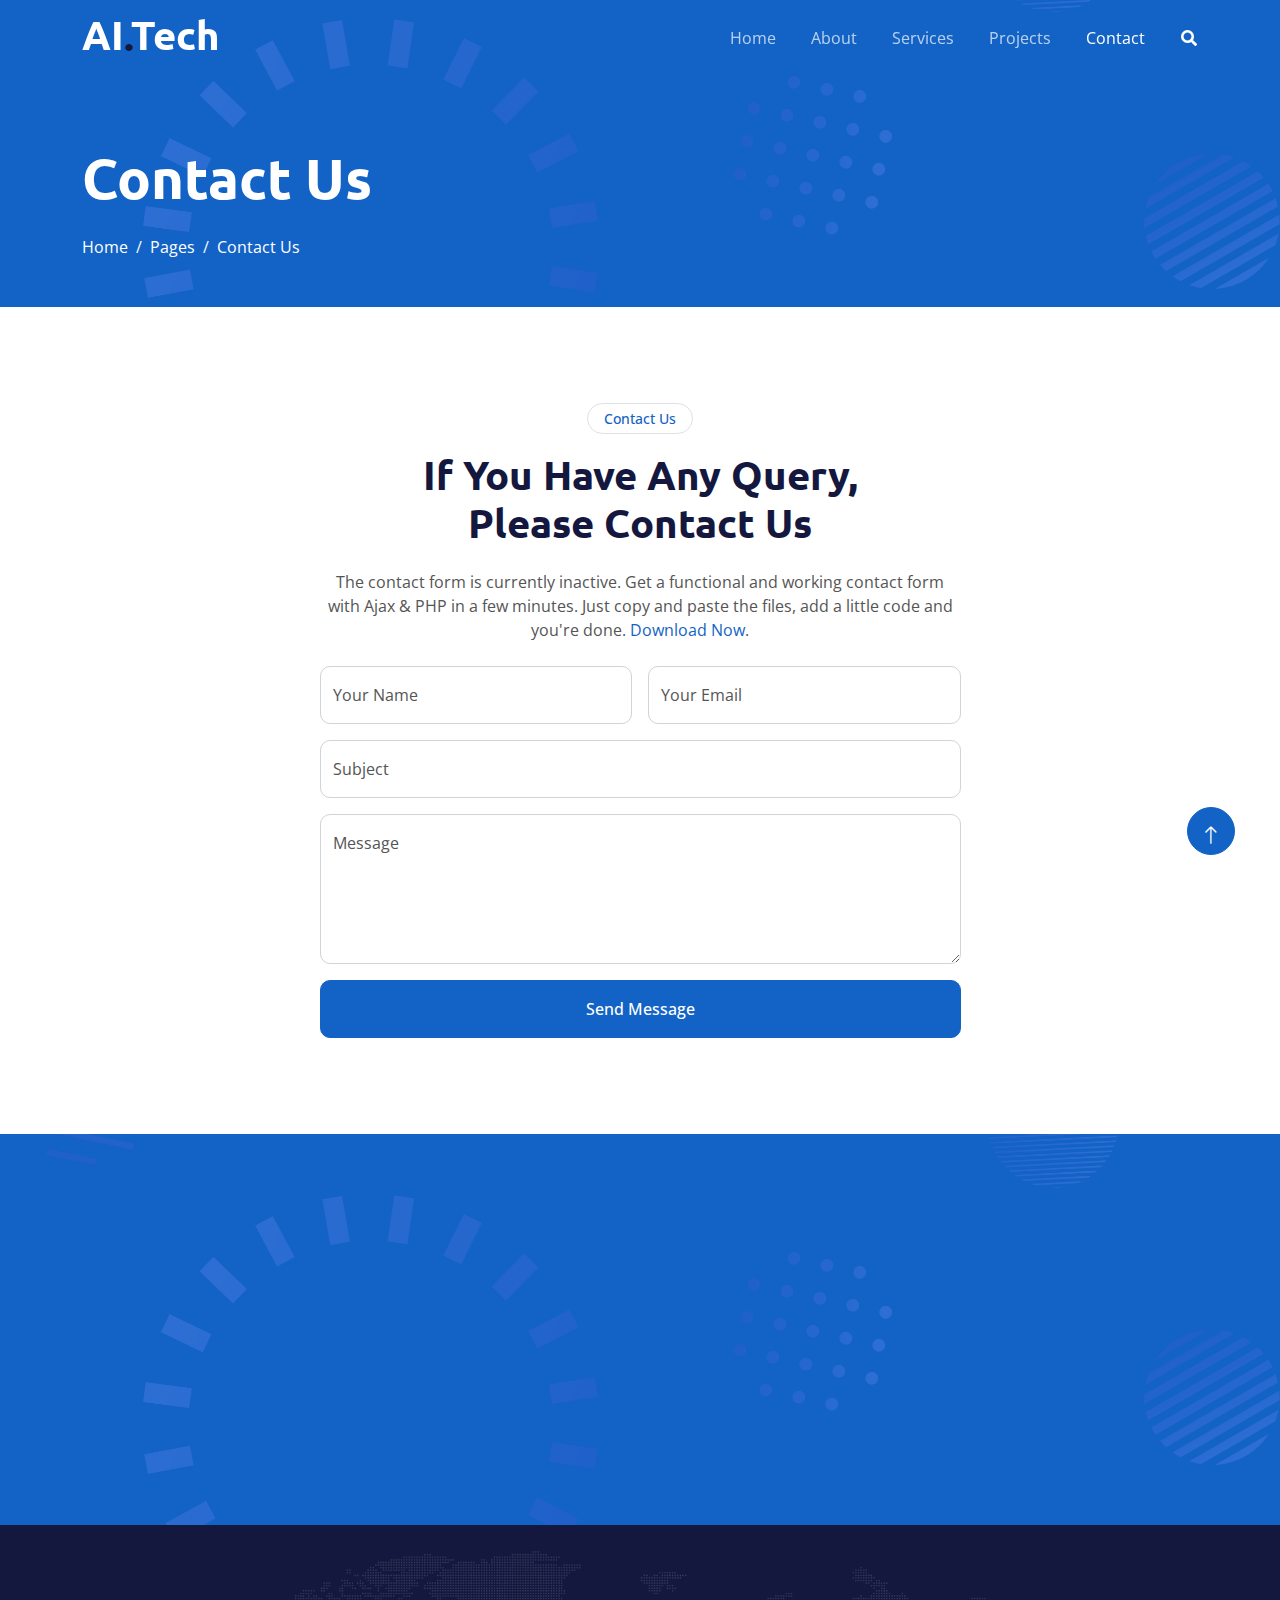
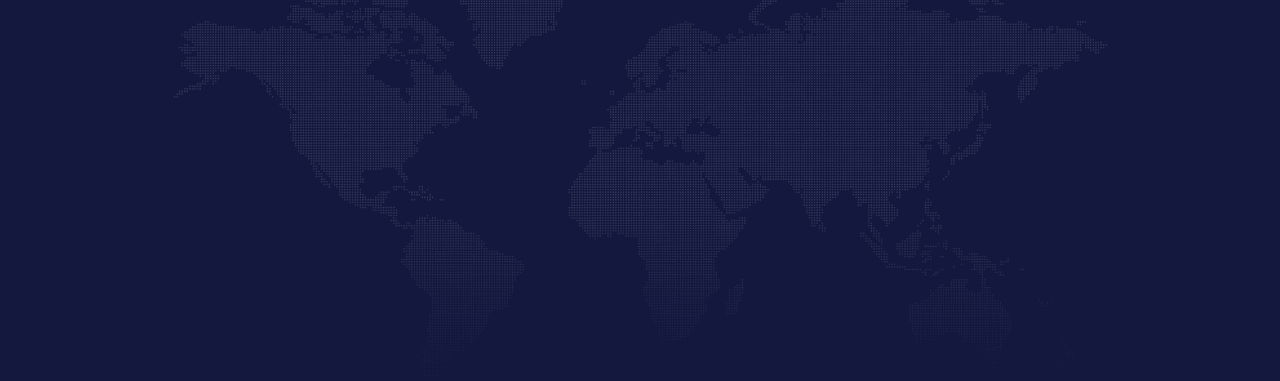
<file: contact.html>
<!DOCTYPE html>
<html lang="en">

<head>
    <meta charset="utf-8">
    <title>AI.Tech - Artificial Intelligence HTML Template</title>
    <meta content="width=device-width, initial-scale=1.0" name="viewport">
    <meta content="" name="keywords">
    <meta content="" name="description">

    <!-- Favicon -->
    <link href="img/favicon.ico" rel="icon">

    <!-- Google Web Fonts -->
    <link rel="preconnect" href="https://fonts.googleapis.com">
    <link rel="preconnect" href="https://fonts.gstatic.com" crossorigin>
    <link href="https://fonts.googleapis.com/css2?family=Open+Sans:wght@400;600&family=Ubuntu:wght@500;700&display=swap"
        rel="stylesheet">

    <!-- Icon Font Stylesheet -->
    <link href="https://cdnjs.cloudflare.com/ajax/libs/font-awesome/5.10.0/css/all.min.css" rel="stylesheet">
    <link href="https://cdn.jsdelivr.net/npm/bootstrap-icons@1.4.1/font/bootstrap-icons.css" rel="stylesheet">

    <!-- Libraries Stylesheet -->
    <link href="lib/animate/animate.min.css" rel="stylesheet">
    <link href="lib/owlcarousel/assets/owl.carousel.min.css" rel="stylesheet">

    <!-- Customized Bootstrap Stylesheet -->
    <link href="css/bootstrap.min.css" rel="stylesheet">

    <!-- Template Stylesheet -->
    <link href="css/style.css" rel="stylesheet">
</head>

<body>
    <!-- Spinner Start -->
    <div id="spinner"
        class="show bg-white position-fixed translate-middle w-100 vh-100 top-50 start-50 d-flex align-items-center justify-content-center">
        <div class="spinner-grow text-primary" style="width: 3rem; height: 3rem;" role="status">
            <span class="sr-only">Loading...</span>
        </div>
    </div>
    <!-- Spinner End -->


    <!-- Navbar Start -->
    <div class="container-fluid sticky-top">
        <div class="container">
            <nav class="navbar navbar-expand-lg navbar-dark p-0">
                <a href="index.html" class="navbar-brand">
                    <h1 class="text-white">AI<span class="text-dark">.</span>Tech</h1>
                </a>
                <button type="button" class="navbar-toggler ms-auto me-0" data-bs-toggle="collapse"
                    data-bs-target="#navbarCollapse">
                    <span class="navbar-toggler-icon"></span>
                </button>
                <div class="collapse navbar-collapse" id="navbarCollapse">
                    <div class="navbar-nav ms-auto">
                        <a href="index.html" class="nav-item nav-link">Home</a>
                        <a href="about.html" class="nav-item nav-link">About</a>
                        <a href="service.html" class="nav-item nav-link">Services</a>
                        <a href="project.html" class="nav-item nav-link">Projects</a>
                
                        <a href="contact.html" class="nav-item nav-link active">Contact</a>
                    </div>
                    <butaton type="button" class="btn text-white p-0 d-none d-lg-block" data-bs-toggle="modal"
                        data-bs-target="#searchModal"><i class="fa fa-search"></i></butaton>
                </div>
            </nav>
        </div>
    </div>
    <!-- Navbar End -->


    <!-- Hero Start -->
    <div class="container-fluid pt-5 bg-primary hero-header">
        <div class="container pt-5">
            <div class="row g-5 pt-5">
                <div class="col-lg-6 align-self-center text-center text-lg-start mb-lg-5">
                    <h1 class="display-4 text-white mb-4 animated slideInRight">Contact Us</h1>
                    <nav aria-label="breadcrumb">
                        <ol class="breadcrumb justify-content-center justify-content-lg-start mb-0">
                            <li class="breadcrumb-item"><a class="text-white" href="#">Home</a></li>
                            <li class="breadcrumb-item"><a class="text-white" href="#">Pages</a></li>
                            <li class="breadcrumb-item text-white active" aria-current="page">Contact Us</li>
                        </ol>
                    </nav>
                </div>
                <div class="col-lg-6 align-self-end text-center text-lg-end">
                </div>
            </div>
        </div>
    </div>
    <!-- Hero End -->


    <!-- Full Screen Search Start -->
    <div class="modal fade" id="searchModal" tabindex="-1">
        <div class="modal-dialog modal-fullscreen">
            <div class="modal-content" style="background: rgba(20, 24, 62, 0.7);">
                <div class="modal-header border-0">
                    <button type="button" class="btn btn-square bg-white btn-close" data-bs-dismiss="modal"
                        aria-label="Close"></button>
                </div>
                <div class="modal-body d-flex align-items-center justify-content-center">
                    <div class="input-group" style="max-width: 600px;">
                        <input type="text" class="form-control bg-transparent border-light p-3"
                            placeholder="Type search keyword">
                        <button class="btn btn-light px-4"><i class="bi bi-search"></i></button>
                    </div>
                </div>
            </div>
        </div>
    </div>
    <!-- Full Screen Search End -->


    <!-- Contact Start -->
    <div class="container-fluid py-5">
        <div class="container py-5">
            <div class="mx-auto text-center wow fadeIn" data-wow-delay="0.1s" style="max-width: 500px;">
                <div class="btn btn-sm border rounded-pill text-primary px-3 mb-3">Contact Us</div>
                <h1 class="mb-4">If You Have Any Query, Please Contact Us</h1>
            </div>
            <div class="row justify-content-center">
                <div class="col-lg-7">
                    <p class="text-center mb-4">The contact form is currently inactive. Get a functional and working contact form with Ajax & PHP in a few minutes. Just copy and paste the files, add a little code and you're done. <a href="https://htmlcodex.com/contact-form">Download Now</a>.</p>
                    <div class="wow fadeIn" data-wow-delay="0.3s">
                        <form>
                            <div class="row g-3">
                                <div class="col-md-6">
                                    <div class="form-floating">
                                        <input type="text" class="form-control" id="name" placeholder="Your Name">
                                        <label for="name">Your Name</label>
                                    </div>
                                </div>
                                <div class="col-md-6">
                                    <div class="form-floating">
                                        <input type="email" class="form-control" id="email" placeholder="Your Email">
                                        <label for="email">Your Email</label>
                                    </div>
                                </div>
                                <div class="col-12">
                                    <div class="form-floating">
                                        <input type="text" class="form-control" id="subject" placeholder="Subject">
                                        <label for="subject">Subject</label>
                                    </div>
                                </div>
                                <div class="col-12">
                                    <div class="form-floating">
                                        <textarea class="form-control" placeholder="Leave a message here" id="message" style="height: 150px"></textarea>
                                        <label for="message">Message</label>
                                    </div>
                                </div>
                                <div class="col-12">
                                    <button class="btn btn-primary w-100 py-3" type="submit">Send Message</button>
                                </div>
                            </div>
                        </form>
                    </div>
                </div>
            </div>
        </div>
    </div>
    <!-- Contact End -->
        

    <!-- Newsletter Start -->
    <div class="container-fluid bg-primary newsletter py-5">
        <div class="container">
            <div class="row g-5 align-items-center">
                <div class="col-md-5 ps-lg-0 pt-5 pt-md-0 text-start wow fadeIn" data-wow-delay="0.3s">
                </div>
                <div class="col-md-7 py-5 newsletter-text wow fadeIn" data-wow-delay="0.5s">
                    <div class="btn btn-sm border rounded-pill text-white px-3 mb-3">Newsletter</div>
                    <h1 class="text-white mb-4">Let's subscribe the newsletter</h1>
                    <div class="position-relative w-100 mt-3 mb-2">
                        <input class="form-control border-0 rounded-pill w-100 ps-4 pe-5" type="text"
                            placeholder="Enter Your Email" style="height: 48px;">
                        <button type="button" class="btn shadow-none position-absolute top-0 end-0 mt-1 me-2"><i
                                class="fa fa-paper-plane text-primary fs-4"></i></button>
                    </div>
                    <small class="text-white-50">Diam sed sed dolor stet amet eirmod</small>
                </div>
            </div>
        </div>
    </div>
    <!-- Newsletter End -->


    <!-- Footer Start -->
    <div class="container-fluid bg-dark text-white-50 footer pt-5">
        <div class="container py-5">
            <div class="row g-5">
                <div class="col-md-6 col-lg-3 wow fadeIn" data-wow-delay="0.1s">
                    <a href="index.html" class="d-inline-block mb-3">
                        <h1 class="text-white">AI<span class="text-primary">.</span>Tech</h1>
                    </a>
                    <p class="mb-0">Tempor erat elitr rebum at clita. Diam dolor diam ipsum et tempor sit. Aliqu diam
                        amet diam et eos labore. Clita erat ipsum et lorem et sit, sed stet no labore lorem sit. Sanctus
                        clita duo justo et tempor</p>
                </div>
                <div class="col-md-6 col-lg-3 wow fadeIn" data-wow-delay="0.3s">
                    <h5 class="text-white mb-4">Get In Touch</h5>
                    <p><i class="fa fa-map-marker-alt me-3"></i>123 Street, New York, USA</p>
                    <p><i class="fa fa-phone-alt me-3"></i>+012 345 67890</p>
                    <p><i class="fa fa-envelope me-3"></i>info@example.com</p>
                    <div class="d-flex pt-2">
                        <a class="btn btn-outline-light btn-social" href=""><i class="fab fa-twitter"></i></a>
                        <a class="btn btn-outline-light btn-social" href=""><i class="fab fa-facebook-f"></i></a>
                        <a class="btn btn-outline-light btn-social" href=""><i class="fab fa-youtube"></i></a>
                        <a class="btn btn-outline-light btn-social" href=""><i class="fab fa-instagram"></i></a>
                        <a class="btn btn-outline-light btn-social" href=""><i class="fab fa-linkedin-in"></i></a>
                    </div>
                </div>
                <div class="col-md-6 col-lg-3 wow fadeIn" data-wow-delay="0.5s">
                    <h5 class="text-white mb-4">Popular Link</h5>
                    <a class="btn btn-link" href="">About Us</a>
                    <a class="btn btn-link" href="">Contact Us</a>
                    <a class="btn btn-link" href="">Privacy Policy</a>
                    <a class="btn btn-link" href="">Terms & Condition</a>
                    <a class="btn btn-link" href="">Career</a>
                </div>
                <div class="col-md-6 col-lg-3 wow fadeIn" data-wow-delay="0.7s">
                    <h5 class="text-white mb-4">Our Services</h5>
                    <a class="btn btn-link" href="">Robotic Automation</a>
                    <a class="btn btn-link" href="">Machine learning</a>
                    <a class="btn btn-link" href="">Predictive Analysis</a>
                    <a class="btn btn-link" href="">Data Science</a>
                    <a class="btn btn-link" href="">Robot Technology</a>
                </div>
            </div>
        </div>
        <div class="container wow fadeIn" data-wow-delay="0.1s">
            <div class="copyright">
                <div class="row">
                    <div class="col-md-6 text-center text-md-start mb-3 mb-md-0">
                        &copy; <a class="border-bottom" href="#">Your Site Name</a>, All Right Reserved.

                        <!--/*** This template is free as long as you keep the footer author’s credit link/attribution link/backlink. If you'd like to use the template without the footer author’s credit link/attribution link/backlink, you can purchase the Credit Removal License from "https://htmlcodex.com/credit-removal". Thank you for your support. ***/-->
                        Designed By <a class="border-bottom" href="https://htmlcodex.com">HTML Codex</a>
                    </div>
                    <div class="col-md-6 text-center text-md-end">
                        <div class="footer-menu">
                            <a href="">Home</a>
                            <a href="">Cookies</a>
                            <a href="">Help</a>
                            <a href="">FAQs</a>
                        </div>
                    </div>
                </div>
            </div>
        </div>
    </div>
    <!-- Footer End -->


    <!-- Back to Top -->
    <a href="#" class="btn btn-lg btn-primary btn-lg-square back-to-top pt-2"><i class="bi bi-arrow-up"></i></a>


    <!-- JavaScript Libraries -->
    <script src="https://ajax.googleapis.com/ajax/libs/jquery/3.6.1/jquery.min.js"></script>
    <script src="https://cdn.jsdelivr.net/npm/bootstrap@5.0.0/dist/js/bootstrap.bundle.min.js"></script>
    <script src="lib/wow/wow.min.js"></script>
    <script src="lib/easing/easing.min.js"></script>
    <script src="lib/waypoints/waypoints.min.js"></script>
    <script src="lib/counterup/counterup.min.js"></script>
    <script src="lib/owlcarousel/owl.carousel.min.js"></script>

    <!-- Template Javascript -->
    <script src="js/main.js"></script>
</body>

</html>
</file>
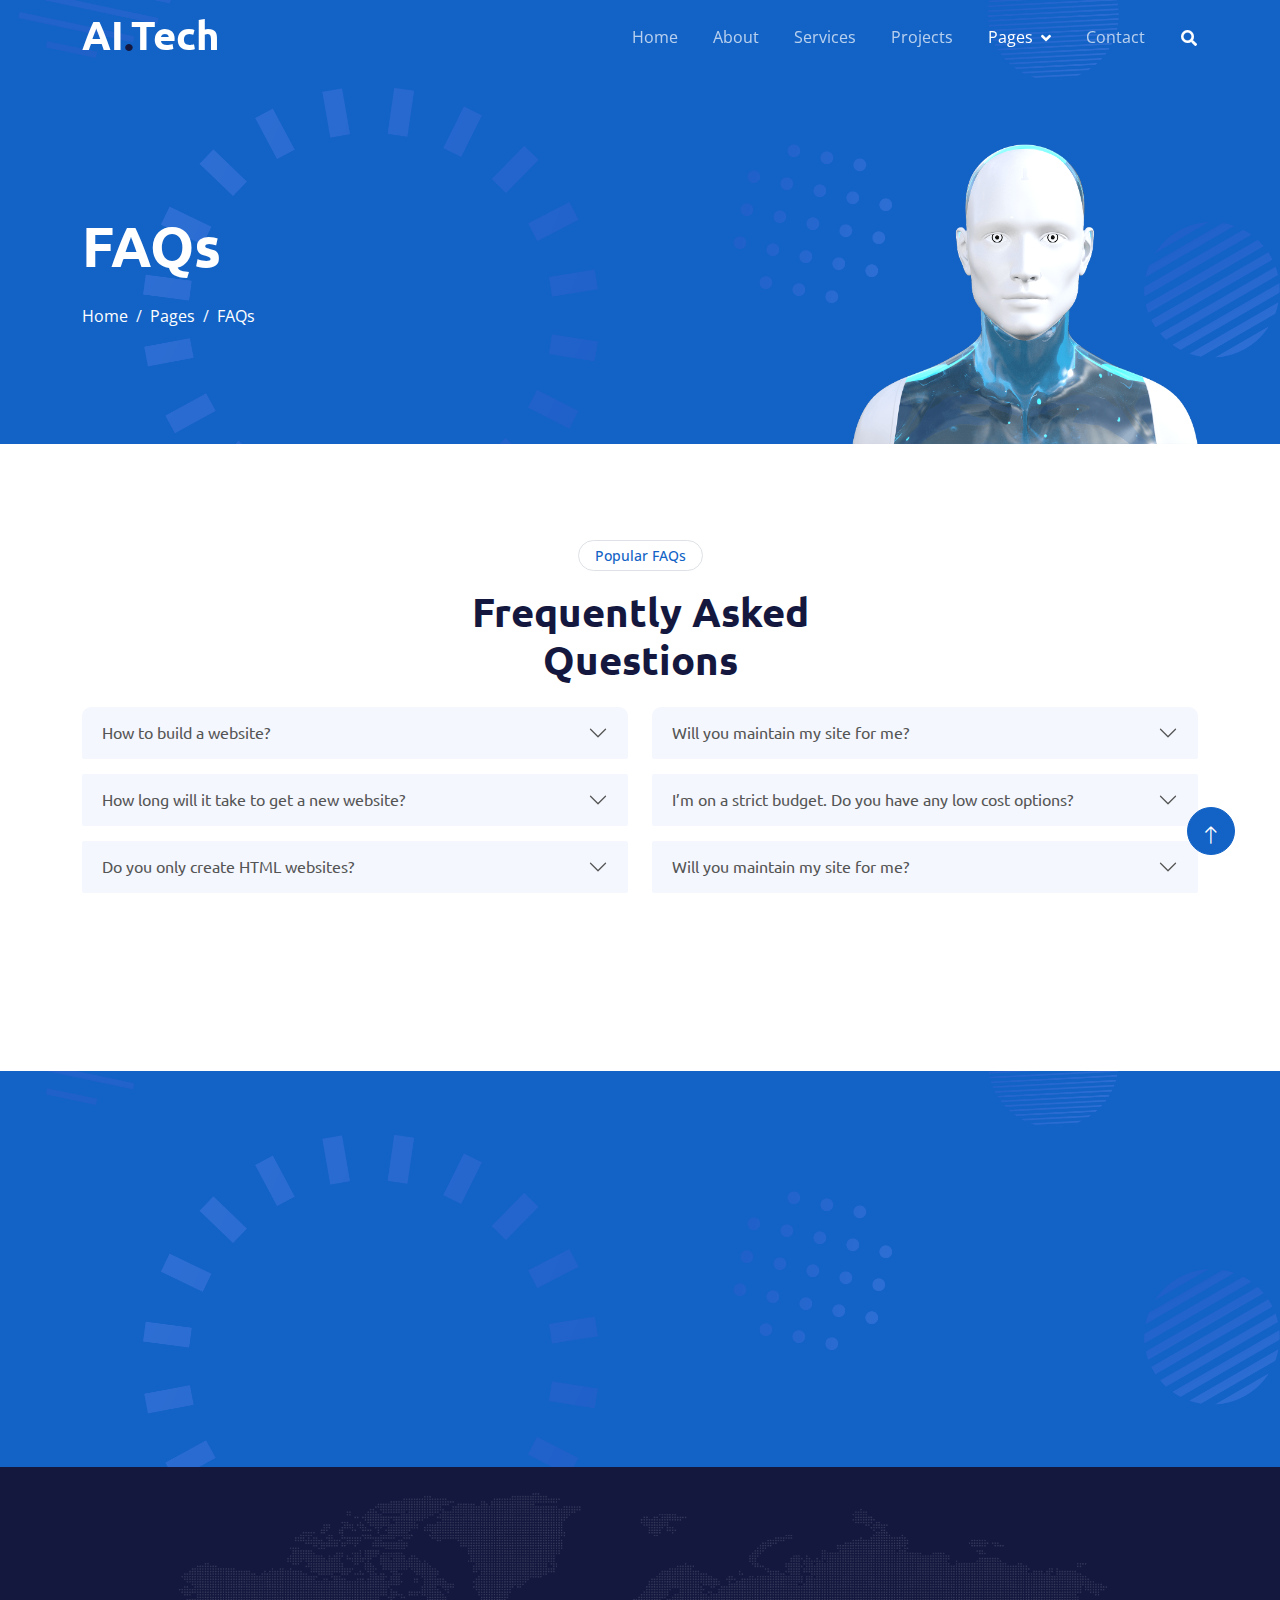
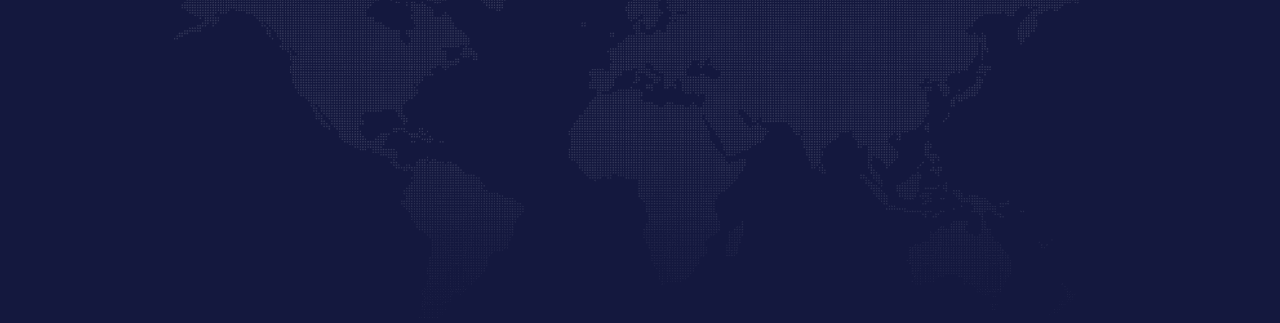
<file: faq.html>
<!DOCTYPE html>
<html lang="en">

<head>
    <meta charset="utf-8">
    <title>AI.Tech - Artificial Intelligence HTML Template</title>
    <meta content="width=device-width, initial-scale=1.0" name="viewport">
    <meta content="" name="keywords">
    <meta content="" name="description">

    <!-- Favicon -->
    <link href="img/favicon.ico" rel="icon">

    <!-- Google Web Fonts -->
    <link rel="preconnect" href="https://fonts.googleapis.com">
    <link rel="preconnect" href="https://fonts.gstatic.com" crossorigin>
    <link href="https://fonts.googleapis.com/css2?family=Open+Sans:wght@400;600&family=Ubuntu:wght@500;700&display=swap"
        rel="stylesheet">

    <!-- Icon Font Stylesheet -->
    <link href="https://cdnjs.cloudflare.com/ajax/libs/font-awesome/5.10.0/css/all.min.css" rel="stylesheet">
    <link href="https://cdn.jsdelivr.net/npm/bootstrap-icons@1.4.1/font/bootstrap-icons.css" rel="stylesheet">

    <!-- Libraries Stylesheet -->
    <link href="lib/animate/animate.min.css" rel="stylesheet">
    <link href="lib/owlcarousel/assets/owl.carousel.min.css" rel="stylesheet">

    <!-- Customized Bootstrap Stylesheet -->
    <link href="css/bootstrap.min.css" rel="stylesheet">

    <!-- Template Stylesheet -->
    <link href="css/style.css" rel="stylesheet">
</head>

<body>
    <!-- Spinner Start -->
    <div id="spinner"
        class="show bg-white position-fixed translate-middle w-100 vh-100 top-50 start-50 d-flex align-items-center justify-content-center">
        <div class="spinner-grow text-primary" style="width: 3rem; height: 3rem;" role="status">
            <span class="sr-only">Loading...</span>
        </div>
    </div>
    <!-- Spinner End -->


    <!-- Navbar Start -->
    <div class="container-fluid sticky-top">
        <div class="container">
            <nav class="navbar navbar-expand-lg navbar-dark p-0">
                <a href="index.html" class="navbar-brand">
                    <h1 class="text-white">AI<span class="text-dark">.</span>Tech</h1>
                </a>
                <button type="button" class="navbar-toggler ms-auto me-0" data-bs-toggle="collapse"
                    data-bs-target="#navbarCollapse">
                    <span class="navbar-toggler-icon"></span>
                </button>
                <div class="collapse navbar-collapse" id="navbarCollapse">
                    <div class="navbar-nav ms-auto">
                        <a href="index.html" class="nav-item nav-link">Home</a>
                        <a href="about.html" class="nav-item nav-link">About</a>
                        <a href="service.html" class="nav-item nav-link">Services</a>
                        <a href="project.html" class="nav-item nav-link">Projects</a>
                        <div class="nav-item dropdown">
                            <a href="#" class="nav-link dropdown-toggle active" data-bs-toggle="dropdown">Pages</a>
                            <div class="dropdown-menu bg-light mt-2">
                                <a href="feature.html" class="dropdown-item">Features</a>
                                <a href="team.html" class="dropdown-item">Our Team</a>
                                <a href="faq.html" class="dropdown-item active">FAQs</a>
                                <a href="testimonial.html" class="dropdown-item">Testimonial</a>
                                <a href="404.html" class="dropdown-item">404 Page</a>
                            </div>
                        </div>
                        <a href="contact.html" class="nav-item nav-link">Contact</a>
                    </div>
                    <butaton type="button" class="btn text-white p-0 d-none d-lg-block" data-bs-toggle="modal"
                        data-bs-target="#searchModal"><i class="fa fa-search"></i></butaton>
                </div>
            </nav>
        </div>
    </div>
    <!-- Navbar End -->


    <!-- Hero Start -->
    <div class="container-fluid pt-5 bg-primary hero-header">
        <div class="container pt-5">
            <div class="row g-5 pt-5">
                <div class="col-lg-6 align-self-center text-center text-lg-start mb-lg-5">
                    <h1 class="display-4 text-white mb-4 animated slideInRight">FAQs</h1>
                    <nav aria-label="breadcrumb">
                        <ol class="breadcrumb justify-content-center justify-content-lg-start mb-0">
                            <li class="breadcrumb-item"><a class="text-white" href="#">Home</a></li>
                            <li class="breadcrumb-item"><a class="text-white" href="#">Pages</a></li>
                            <li class="breadcrumb-item text-white active" aria-current="page">FAQs</li>
                        </ol>
                    </nav>
                </div>
                <div class="col-lg-6 align-self-end text-center text-lg-end">
                    <img class="img-fluid" src="img/hero-img.png" alt="" style="max-height: 300px;">
                </div>
            </div>
        </div>
    </div>
    <!-- Hero End -->


    <!-- Full Screen Search Start -->
    <div class="modal fade" id="searchModal" tabindex="-1">
        <div class="modal-dialog modal-fullscreen">
            <div class="modal-content" style="background: rgba(20, 24, 62, 0.7);">
                <div class="modal-header border-0">
                    <button type="button" class="btn btn-square bg-white btn-close" data-bs-dismiss="modal"
                        aria-label="Close"></button>
                </div>
                <div class="modal-body d-flex align-items-center justify-content-center">
                    <div class="input-group" style="max-width: 600px;">
                        <input type="text" class="form-control bg-transparent border-light p-3"
                            placeholder="Type search keyword">
                        <button class="btn btn-light px-4"><i class="bi bi-search"></i></button>
                    </div>
                </div>
            </div>
        </div>
    </div>
    <!-- Full Screen Search End -->


    <!-- FAQs Start -->
    <div class="container-fluid py-5">
        <div class="container py-5">
            <div class="mx-auto text-center wow fadeIn" data-wow-delay="0.1s" style="max-width: 500px;">
                <div class="btn btn-sm border rounded-pill text-primary px-3 mb-3">Popular FAQs</div>
                <h1 class="mb-4">Frequently Asked Questions</h1>
            </div>
            <div class="row">
                <div class="col-lg-6">
                    <div class="accordion" id="accordionFAQ1">
                        <div class="accordion-item wow fadeIn" data-wow-delay="0.1s">
                            <h2 class="accordion-header" id="headingOne">
                                <button class="accordion-button collapsed" type="button" data-bs-toggle="collapse"
                                    data-bs-target="#collapseOne" aria-expanded="false" aria-controls="collapseOne">
                                    How to build a website?
                                </button>
                            </h2>
                            <div id="collapseOne" class="accordion-collapse collapse" aria-labelledby="headingOne"
                                data-bs-parent="#accordionFAQ1">
                                <div class="accordion-body">
                                    Dolor nonumy tempor elitr et rebum ipsum sit duo duo. Diam sed sed magna et magna diam aliquyam amet dolore ipsum erat duo. Sit rebum magna duo labore no diam.
                                </div>
                            </div>
                        </div>
                        <div class="accordion-item wow fadeIn" data-wow-delay="0.2s">
                            <h2 class="accordion-header" id="headingTwo">
                                <button class="accordion-button collapsed" type="button" data-bs-toggle="collapse"
                                    data-bs-target="#collapseTwo" aria-expanded="false" aria-controls="collapseTwo">
                                    How long will it take to get a new website?
                                </button>
                            </h2>
                            <div id="collapseTwo" class="accordion-collapse collapse" aria-labelledby="headingTwo"
                                data-bs-parent="#accordionFAQ1">
                                <div class="accordion-body">
                                    Dolor nonumy tempor elitr et rebum ipsum sit duo duo. Diam sed sed magna et magna diam aliquyam amet dolore ipsum erat duo. Sit rebum magna duo labore no diam.
                                </div>
                            </div>
                        </div>
                        <div class="accordion-item wow fadeIn" data-wow-delay="0.3s">
                            <h2 class="accordion-header" id="headingThree">
                                <button class="accordion-button collapsed" type="button" data-bs-toggle="collapse"
                                    data-bs-target="#collapseThree" aria-expanded="false" aria-controls="collapseThree">
                                    Do you only create HTML websites?
                                </button>
                            </h2>
                            <div id="collapseThree" class="accordion-collapse collapse" aria-labelledby="headingThree"
                                data-bs-parent="#accordionFAQ1">
                                <div class="accordion-body">
                                    Dolor nonumy tempor elitr et rebum ipsum sit duo duo. Diam sed sed magna et magna diam aliquyam amet dolore ipsum erat duo. Sit rebum magna duo labore no diam.
                                </div>
                            </div>
                        </div>
                        <div class="accordion-item wow fadeIn" data-wow-delay="0.4s">
                            <h2 class="accordion-header" id="headingFour">
                                <button class="accordion-button collapsed" type="button" data-bs-toggle="collapse"
                                    data-bs-target="#collapseFour" aria-expanded="true" aria-controls="collapseFour">
                                    Will my website be mobile-friendly?
                                </button>
                            </h2>
                            <div id="collapseFour" class="accordion-collapse collapse" aria-labelledby="headingFour"
                                data-bs-parent="#accordionFAQ1">
                                <div class="accordion-body">
                                    Dolor nonumy tempor elitr et rebum ipsum sit duo duo. Diam sed sed magna et magna diam aliquyam amet dolore ipsum erat duo. Sit rebum magna duo labore no diam.
                                </div>
                            </div>
                        </div>
                    </div>
                </div>
                <div class="col-lg-6">
                    <div class="accordion" id="accordionFAQ2">
                        <div class="accordion-item wow fadeIn" data-wow-delay="0.5s">
                            <h2 class="accordion-header" id="headingFive">
                                <button class="accordion-button collapsed" type="button" data-bs-toggle="collapse"
                                    data-bs-target="#collapseFive" aria-expanded="false" aria-controls="collapseFive">
                                    Will you maintain my site for me?
                                </button>
                            </h2>
                            <div id="collapseFive" class="accordion-collapse collapse" aria-labelledby="headingFive"
                                data-bs-parent="#accordionFAQ2">
                                <div class="accordion-body">
                                    Dolor nonumy tempor elitr et rebum ipsum sit duo duo. Diam sed sed magna et magna diam aliquyam amet dolore ipsum erat duo. Sit rebum magna duo labore no diam.
                                </div>
                            </div>
                        </div>
                        <div class="accordion-item wow fadeIn" data-wow-delay="0.6s">
                            <h2 class="accordion-header" id="headingSix">
                                <button class="accordion-button collapsed" type="button" data-bs-toggle="collapse"
                                    data-bs-target="#collapseSix" aria-expanded="false" aria-controls="collapseSix">
                                    I’m on a strict budget. Do you have any low cost options?
                                </button>
                            </h2>
                            <div id="collapseSix" class="accordion-collapse collapse" aria-labelledby="headingSix"
                                data-bs-parent="#accordionFAQ2">
                                <div class="accordion-body">
                                    Dolor nonumy tempor elitr et rebum ipsum sit duo duo. Diam sed sed magna et magna diam aliquyam amet dolore ipsum erat duo. Sit rebum magna duo labore no diam.
                                </div>
                            </div>
                        </div>
                        <div class="accordion-item wow fadeIn" data-wow-delay="0.7s">
                            <h2 class="accordion-header" id="headingSeven">
                                <button class="accordion-button collapsed" type="button" data-bs-toggle="collapse"
                                    data-bs-target="#collapseSeven" aria-expanded="false" aria-controls="collapseSeven">
                                    Will you maintain my site for me?
                                </button>
                            </h2>
                            <div id="collapseSeven" class="accordion-collapse collapse" aria-labelledby="headingSeven"
                                data-bs-parent="#accordionFAQ2">
                                <div class="accordion-body">
                                    Dolor nonumy tempor elitr et rebum ipsum sit duo duo. Diam sed sed magna et magna diam aliquyam amet dolore ipsum erat duo. Sit rebum magna duo labore no diam.
                                </div>
                            </div>
                        </div>
                        <div class="accordion-item wow fadeIn" data-wow-delay="0.8s">
                            <h2 class="accordion-header" id="headingEight">
                                <button class="accordion-button collapsed" type="button" data-bs-toggle="collapse"
                                    data-bs-target="#collapseEight" aria-expanded="false" aria-controls="collapseEight">
                                    I’m on a strict budget. Do you have any low cost options?
                                </button>
                            </h2>
                            <div id="collapseEight" class="accordion-collapse collapse" aria-labelledby="headingEight"
                                data-bs-parent="#accordionFAQ2">
                                <div class="accordion-body">
                                    Dolor nonumy tempor elitr et rebum ipsum sit duo duo. Diam sed sed magna et magna diam aliquyam amet dolore ipsum erat duo. Sit rebum magna duo labore no diam.
                                </div>
                            </div>
                        </div>
                    </div>
                </div>
            </div>
        </div>
    </div>
    <!-- FAQs Start -->


    <!-- Newsletter Start -->
    <div class="container-fluid bg-primary newsletter py-5">
        <div class="container">
            <div class="row g-5 align-items-center">
                <div class="col-md-5 ps-lg-0 pt-5 pt-md-0 text-start wow fadeIn" data-wow-delay="0.3s">
                    <img class="img-fluid" src="img/newsletter.png" alt="">
                </div>
                <div class="col-md-7 py-5 newsletter-text wow fadeIn" data-wow-delay="0.5s">
                    <div class="btn btn-sm border rounded-pill text-white px-3 mb-3">Newsletter</div>
                    <h1 class="text-white mb-4">Let's subscribe the newsletter</h1>
                    <div class="position-relative w-100 mt-3 mb-2">
                        <input class="form-control border-0 rounded-pill w-100 ps-4 pe-5" type="text"
                            placeholder="Enter Your Email" style="height: 48px;">
                        <button type="button" class="btn shadow-none position-absolute top-0 end-0 mt-1 me-2"><i
                                class="fa fa-paper-plane text-primary fs-4"></i></button>
                    </div>
                    <small class="text-white-50">Diam sed sed dolor stet amet eirmod</small>
                </div>
            </div>
        </div>
    </div>
    <!-- Newsletter End -->


    <!-- Footer Start -->
    <div class="container-fluid bg-dark text-white-50 footer pt-5">
        <div class="container py-5">
            <div class="row g-5">
                <div class="col-md-6 col-lg-3 wow fadeIn" data-wow-delay="0.1s">
                    <a href="index.html" class="d-inline-block mb-3">
                        <h1 class="text-white">AI<span class="text-primary">.</span>Tech</h1>
                    </a>
                    <p class="mb-0">Tempor erat elitr rebum at clita. Diam dolor diam ipsum et tempor sit. Aliqu diam
                        amet diam et eos labore. Clita erat ipsum et lorem et sit, sed stet no labore lorem sit. Sanctus
                        clita duo justo et tempor</p>
                </div>
                <div class="col-md-6 col-lg-3 wow fadeIn" data-wow-delay="0.3s">
                    <h5 class="text-white mb-4">Get In Touch</h5>
                    <p><i class="fa fa-map-marker-alt me-3"></i>123 Street, New York, USA</p>
                    <p><i class="fa fa-phone-alt me-3"></i>+012 345 67890</p>
                    <p><i class="fa fa-envelope me-3"></i>info@example.com</p>
                    <div class="d-flex pt-2">
                        <a class="btn btn-outline-light btn-social" href=""><i class="fab fa-twitter"></i></a>
                        <a class="btn btn-outline-light btn-social" href=""><i class="fab fa-facebook-f"></i></a>
                        <a class="btn btn-outline-light btn-social" href=""><i class="fab fa-youtube"></i></a>
                        <a class="btn btn-outline-light btn-social" href=""><i class="fab fa-instagram"></i></a>
                        <a class="btn btn-outline-light btn-social" href=""><i class="fab fa-linkedin-in"></i></a>
                    </div>
                </div>
                <div class="col-md-6 col-lg-3 wow fadeIn" data-wow-delay="0.5s">
                    <h5 class="text-white mb-4">Popular Link</h5>
                    <a class="btn btn-link" href="">About Us</a>
                    <a class="btn btn-link" href="">Contact Us</a>
                    <a class="btn btn-link" href="">Privacy Policy</a>
                    <a class="btn btn-link" href="">Terms & Condition</a>
                    <a class="btn btn-link" href="">Career</a>
                </div>
                <div class="col-md-6 col-lg-3 wow fadeIn" data-wow-delay="0.7s">
                    <h5 class="text-white mb-4">Our Services</h5>
                    <a class="btn btn-link" href="">Robotic Automation</a>
                    <a class="btn btn-link" href="">Machine learning</a>
                    <a class="btn btn-link" href="">Predictive Analysis</a>
                    <a class="btn btn-link" href="">Data Science</a>
                    <a class="btn btn-link" href="">Robot Technology</a>
                </div>
            </div>
        </div>
        <div class="container wow fadeIn" data-wow-delay="0.1s">
            <div class="copyright">
                <div class="row">
                    <div class="col-md-6 text-center text-md-start mb-3 mb-md-0">
                        &copy; <a class="border-bottom" href="#">Your Site Name</a>, All Right Reserved.

                        <!--/*** This template is free as long as you keep the footer author’s credit link/attribution link/backlink. If you'd like to use the template without the footer author’s credit link/attribution link/backlink, you can purchase the Credit Removal License from "https://htmlcodex.com/credit-removal". Thank you for your support. ***/-->
                        Designed By <a class="border-bottom" href="https://htmlcodex.com">HTML Codex</a>
                    </div>
                    <div class="col-md-6 text-center text-md-end">
                        <div class="footer-menu">
                            <a href="">Home</a>
                            <a href="">Cookies</a>
                            <a href="">Help</a>
                            <a href="">FAQs</a>
                        </div>
                    </div>
                </div>
            </div>
        </div>
    </div>
    <!-- Footer End -->


    <!-- Back to Top -->
    <a href="#" class="btn btn-lg btn-primary btn-lg-square back-to-top pt-2"><i class="bi bi-arrow-up"></i></a>


    <!-- JavaScript Libraries -->
    <script src="https://ajax.googleapis.com/ajax/libs/jquery/3.6.1/jquery.min.js"></script>
    <script src="https://cdn.jsdelivr.net/npm/bootstrap@5.0.0/dist/js/bootstrap.bundle.min.js"></script>
    <script src="lib/wow/wow.min.js"></script>
    <script src="lib/easing/easing.min.js"></script>
    <script src="lib/waypoints/waypoints.min.js"></script>
    <script src="lib/counterup/counterup.min.js"></script>
    <script src="lib/owlcarousel/owl.carousel.min.js"></script>

    <!-- Template Javascript -->
    <script src="js/main.js"></script>
</body>

</html>
</file>
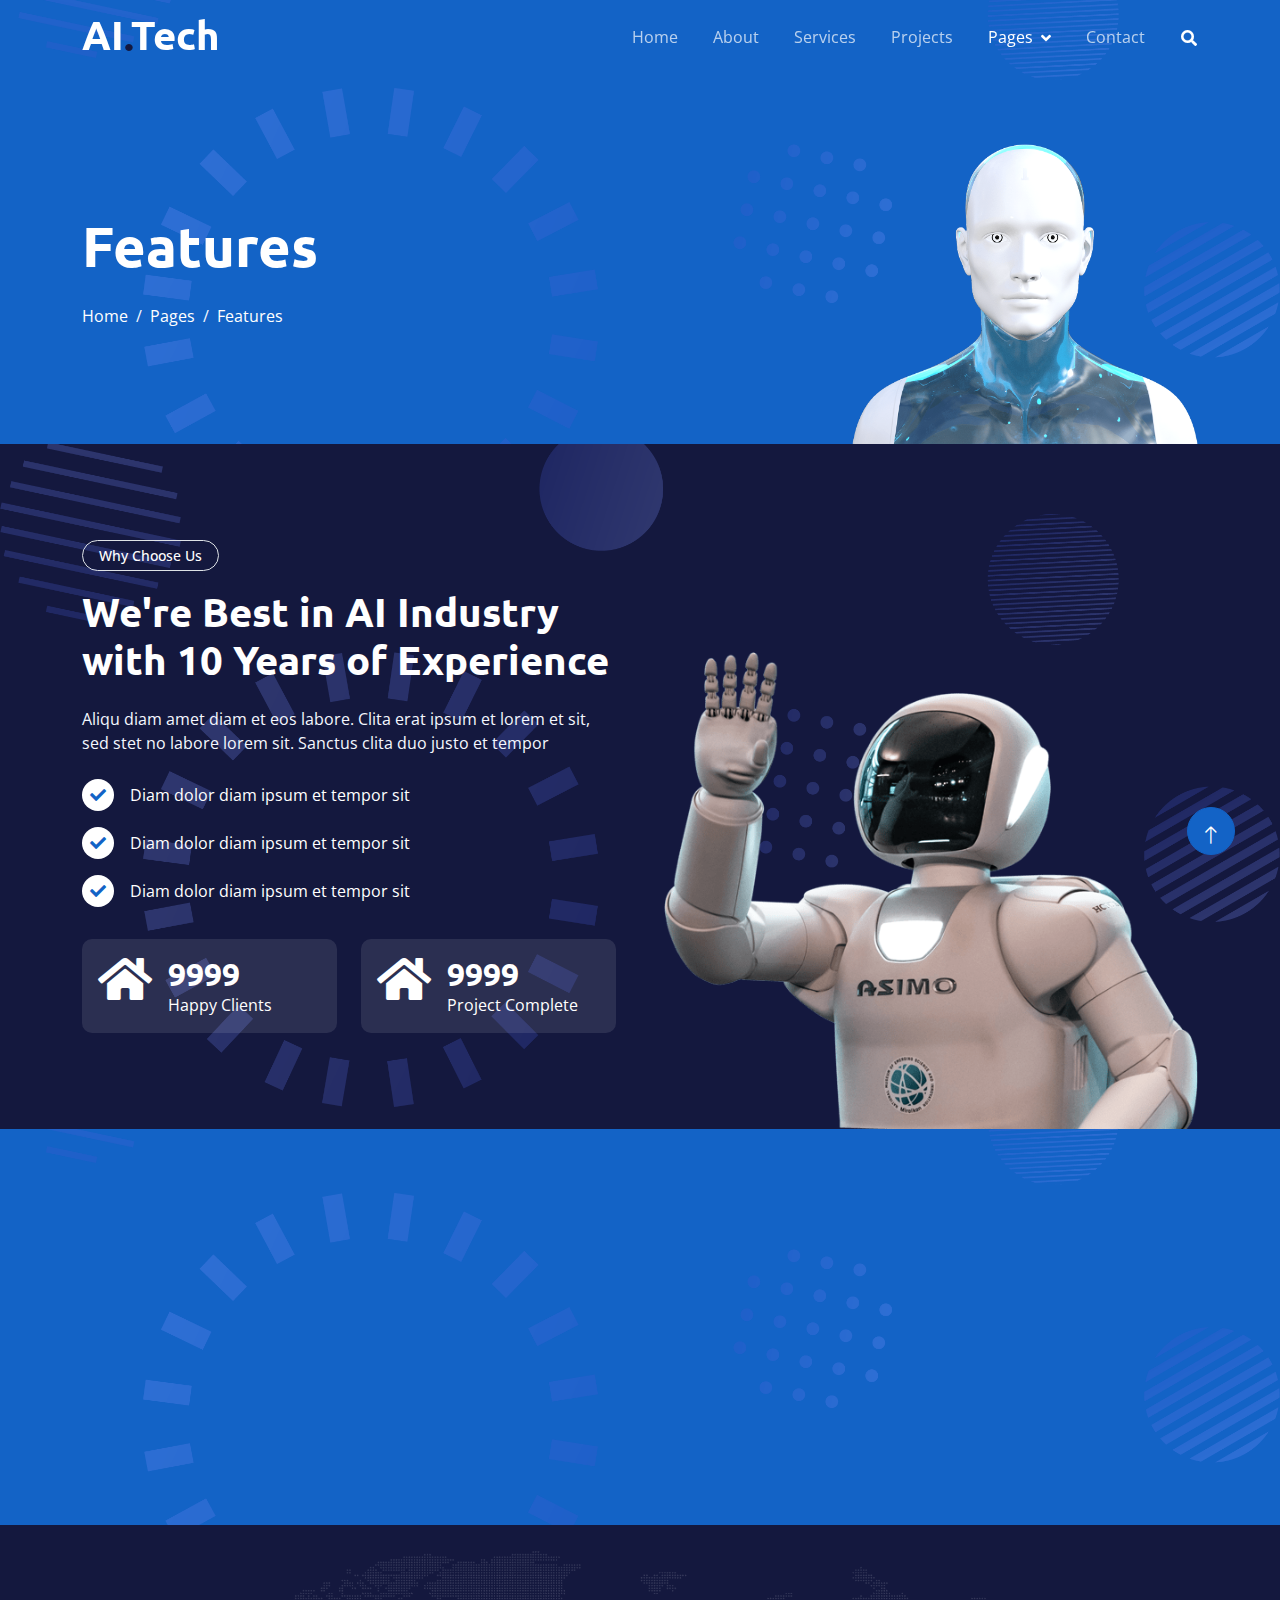
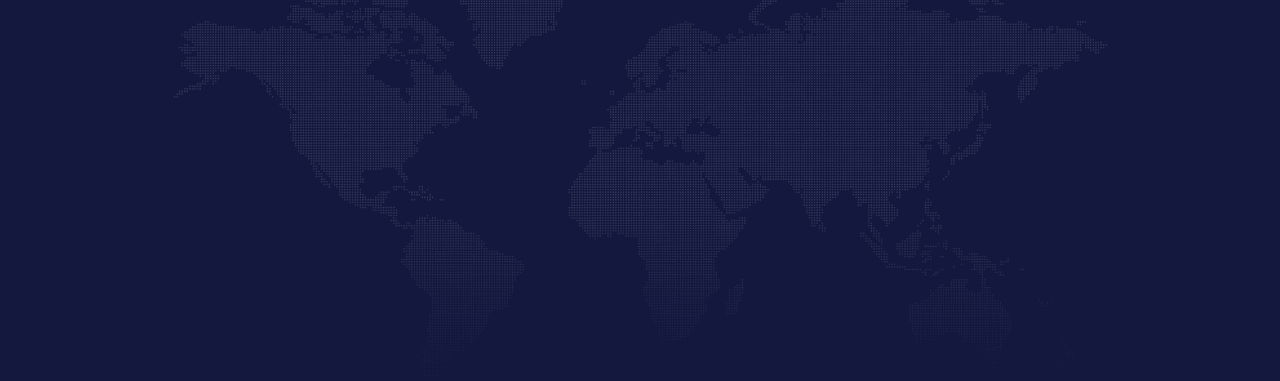
<file: feature.html>
<!DOCTYPE html>
<html lang="en">

<head>
    <meta charset="utf-8">
    <title>AI.Tech - Artificial Intelligence HTML Template</title>
    <meta content="width=device-width, initial-scale=1.0" name="viewport">
    <meta content="" name="keywords">
    <meta content="" name="description">

    <!-- Favicon -->
    <link href="img/favicon.ico" rel="icon">

    <!-- Google Web Fonts -->
    <link rel="preconnect" href="https://fonts.googleapis.com">
    <link rel="preconnect" href="https://fonts.gstatic.com" crossorigin>
    <link href="https://fonts.googleapis.com/css2?family=Open+Sans:wght@400;600&family=Ubuntu:wght@500;700&display=swap"
        rel="stylesheet">

    <!-- Icon Font Stylesheet -->
    <link href="https://cdnjs.cloudflare.com/ajax/libs/font-awesome/5.10.0/css/all.min.css" rel="stylesheet">
    <link href="https://cdn.jsdelivr.net/npm/bootstrap-icons@1.4.1/font/bootstrap-icons.css" rel="stylesheet">

    <!-- Libraries Stylesheet -->
    <link href="lib/animate/animate.min.css" rel="stylesheet">
    <link href="lib/owlcarousel/assets/owl.carousel.min.css" rel="stylesheet">

    <!-- Customized Bootstrap Stylesheet -->
    <link href="css/bootstrap.min.css" rel="stylesheet">

    <!-- Template Stylesheet -->
    <link href="css/style.css" rel="stylesheet">
</head>

<body>
    <!-- Spinner Start -->
    <div id="spinner"
        class="show bg-white position-fixed translate-middle w-100 vh-100 top-50 start-50 d-flex align-items-center justify-content-center">
        <div class="spinner-grow text-primary" style="width: 3rem; height: 3rem;" role="status">
            <span class="sr-only">Loading...</span>
        </div>
    </div>
    <!-- Spinner End -->


    <!-- Navbar Start -->
    <div class="container-fluid sticky-top">
        <div class="container">
            <nav class="navbar navbar-expand-lg navbar-dark p-0">
                <a href="index.html" class="navbar-brand">
                    <h1 class="text-white">AI<span class="text-dark">.</span>Tech</h1>
                </a>
                <button type="button" class="navbar-toggler ms-auto me-0" data-bs-toggle="collapse"
                    data-bs-target="#navbarCollapse">
                    <span class="navbar-toggler-icon"></span>
                </button>
                <div class="collapse navbar-collapse" id="navbarCollapse">
                    <div class="navbar-nav ms-auto">
                        <a href="index.html" class="nav-item nav-link">Home</a>
                        <a href="about.html" class="nav-item nav-link">About</a>
                        <a href="service.html" class="nav-item nav-link">Services</a>
                        <a href="project.html" class="nav-item nav-link">Projects</a>
                        <div class="nav-item dropdown">
                            <a href="#" class="nav-link dropdown-toggle active" data-bs-toggle="dropdown">Pages</a>
                            <div class="dropdown-menu bg-light mt-2">
                                <a href="feature.html" class="dropdown-item active">Features</a>
                                <a href="team.html" class="dropdown-item">Our Team</a>
                                <a href="faq.html" class="dropdown-item">FAQs</a>
                                <a href="testimonial.html" class="dropdown-item">Testimonial</a>
                                <a href="404.html" class="dropdown-item">404 Page</a>
                            </div>
                        </div>
                        <a href="contact.html" class="nav-item nav-link">Contact</a>
                    </div>
                    <butaton type="button" class="btn text-white p-0 d-none d-lg-block" data-bs-toggle="modal"
                        data-bs-target="#searchModal"><i class="fa fa-search"></i></butaton>
                </div>
            </nav>
        </div>
    </div>
    <!-- Navbar End -->


    <!-- Hero Start -->
    <div class="container-fluid pt-5 bg-primary hero-header">
        <div class="container pt-5">
            <div class="row g-5 pt-5">
                <div class="col-lg-6 align-self-center text-center text-lg-start mb-lg-5">
                    <h1 class="display-4 text-white mb-4 animated slideInRight">Features</h1>
                    <nav aria-label="breadcrumb">
                        <ol class="breadcrumb justify-content-center justify-content-lg-start mb-0">
                            <li class="breadcrumb-item"><a class="text-white" href="#">Home</a></li>
                            <li class="breadcrumb-item"><a class="text-white" href="#">Pages</a></li>
                            <li class="breadcrumb-item text-white active" aria-current="page">Features</li>
                        </ol>
                    </nav>
                </div>
                <div class="col-lg-6 align-self-end text-center text-lg-end">
                    <img class="img-fluid" src="img/hero-img.png" alt="" style="max-height: 300px;">
                </div>
            </div>
        </div>
    </div>
    <!-- Hero End -->


    <!-- Full Screen Search Start -->
    <div class="modal fade" id="searchModal" tabindex="-1">
        <div class="modal-dialog modal-fullscreen">
            <div class="modal-content" style="background: rgba(20, 24, 62, 0.7);">
                <div class="modal-header border-0">
                    <button type="button" class="btn btn-square bg-white btn-close" data-bs-dismiss="modal"
                        aria-label="Close"></button>
                </div>
                <div class="modal-body d-flex align-items-center justify-content-center">
                    <div class="input-group" style="max-width: 600px;">
                        <input type="text" class="form-control bg-transparent border-light p-3"
                            placeholder="Type search keyword">
                        <button class="btn btn-light px-4"><i class="bi bi-search"></i></button>
                    </div>
                </div>
            </div>
        </div>
    </div>
    <!-- Full Screen Search End -->


    <!-- Feature Start -->
    <div class="container-fluid bg-dark feature pt-5">
        <div class="container pt-5">
            <div class="row g-5">
                <div class="col-lg-6 align-self-center mb-md-5 pb-md-5 wow fadeIn" data-wow-delay="0.3s">
                    <div class="btn btn-sm border rounded-pill text-white px-3 mb-3">Why Choose Us</div>
                    <h1 class="text-white mb-4">We're Best in AI Industry with 10 Years of Experience</h1>
                    <p class="text-light mb-4">Aliqu diam amet diam et eos labore. Clita erat ipsum et lorem et sit, sed
                        stet no labore lorem sit. Sanctus clita duo justo et tempor</p>
                    <div class="d-flex align-items-center text-white mb-3">
                        <div class="btn-sm-square bg-white text-primary rounded-circle me-3">
                            <i class="fa fa-check"></i>
                        </div>
                        <span>Diam dolor diam ipsum et tempor sit</span>
                    </div>
                    <div class="d-flex align-items-center text-white mb-3">
                        <div class="btn-sm-square bg-white text-primary rounded-circle me-3">
                            <i class="fa fa-check"></i>
                        </div>
                        <span>Diam dolor diam ipsum et tempor sit</span>
                    </div>
                    <div class="d-flex align-items-center text-white mb-3">
                        <div class="btn-sm-square bg-white text-primary rounded-circle me-3">
                            <i class="fa fa-check"></i>
                        </div>
                        <span>Diam dolor diam ipsum et tempor sit</span>
                    </div>
                    <div class="row g-4 pt-3">
                        <div class="col-sm-6">
                            <div class="d-flex rounded p-3" style="background: rgba(256, 256, 256, 0.1);">
                                <i class="fa fa-home fa-3x text-white"></i>
                                <div class="ms-3">
                                    <h2 class="text-white mb-0" data-toggle="counter-up">9999</h2>
                                    <p class="text-white mb-0">Happy Clients</p>
                                </div>
                            </div>
                        </div>
                        <div class="col-sm-6">
                            <div class="d-flex rounded p-3" style="background: rgba(256, 256, 256, 0.1);">
                                <i class="fa fa-home fa-3x text-white"></i>
                                <div class="ms-3">
                                    <h2 class="text-white mb-0" data-toggle="counter-up">9999</h2>
                                    <p class="text-white mb-0">Project Complete</p>
                                </div>
                            </div>
                        </div>
                    </div>
                </div>
                <div class="col-lg-6 align-self-end text-center text-md-end wow fadeIn" data-wow-delay="0.5s">
                    <img class="img-fluid" src="img/feature.png" alt="">
                </div>
            </div>
        </div>
    </div>
    <!-- Feature End -->


    <!-- Newsletter Start -->
    <div class="container-fluid bg-primary newsletter py-5">
        <div class="container">
            <div class="row g-5 align-items-center">
                <div class="col-md-5 ps-lg-0 pt-5 pt-md-0 text-start wow fadeIn" data-wow-delay="0.3s">
                    <img class="img-fluid" src="img/newsletter.png" alt="">
                </div>
                <div class="col-md-7 py-5 newsletter-text wow fadeIn" data-wow-delay="0.5s">
                    <div class="btn btn-sm border rounded-pill text-white px-3 mb-3">Newsletter</div>
                    <h1 class="text-white mb-4">Let's subscribe the newsletter</h1>
                    <div class="position-relative w-100 mt-3 mb-2">
                        <input class="form-control border-0 rounded-pill w-100 ps-4 pe-5" type="text"
                            placeholder="Enter Your Email" style="height: 48px;">
                        <button type="button" class="btn shadow-none position-absolute top-0 end-0 mt-1 me-2"><i
                                class="fa fa-paper-plane text-primary fs-4"></i></button>
                    </div>
                    <small class="text-white-50">Diam sed sed dolor stet amet eirmod</small>
                </div>
            </div>
        </div>
    </div>
    <!-- Newsletter End -->


    <!-- Footer Start -->
    <div class="container-fluid bg-dark text-white-50 footer pt-5">
        <div class="container py-5">
            <div class="row g-5">
                <div class="col-md-6 col-lg-3 wow fadeIn" data-wow-delay="0.1s">
                    <a href="index.html" class="d-inline-block mb-3">
                        <h1 class="text-white">AI<span class="text-primary">.</span>Tech</h1>
                    </a>
                    <p class="mb-0">Tempor erat elitr rebum at clita. Diam dolor diam ipsum et tempor sit. Aliqu diam
                        amet diam et eos labore. Clita erat ipsum et lorem et sit, sed stet no labore lorem sit. Sanctus
                        clita duo justo et tempor</p>
                </div>
                <div class="col-md-6 col-lg-3 wow fadeIn" data-wow-delay="0.3s">
                    <h5 class="text-white mb-4">Get In Touch</h5>
                    <p><i class="fa fa-map-marker-alt me-3"></i>123 Street, New York, USA</p>
                    <p><i class="fa fa-phone-alt me-3"></i>+012 345 67890</p>
                    <p><i class="fa fa-envelope me-3"></i>info@example.com</p>
                    <div class="d-flex pt-2">
                        <a class="btn btn-outline-light btn-social" href=""><i class="fab fa-twitter"></i></a>
                        <a class="btn btn-outline-light btn-social" href=""><i class="fab fa-facebook-f"></i></a>
                        <a class="btn btn-outline-light btn-social" href=""><i class="fab fa-youtube"></i></a>
                        <a class="btn btn-outline-light btn-social" href=""><i class="fab fa-instagram"></i></a>
                        <a class="btn btn-outline-light btn-social" href=""><i class="fab fa-linkedin-in"></i></a>
                    </div>
                </div>
                <div class="col-md-6 col-lg-3 wow fadeIn" data-wow-delay="0.5s">
                    <h5 class="text-white mb-4">Popular Link</h5>
                    <a class="btn btn-link" href="">About Us</a>
                    <a class="btn btn-link" href="">Contact Us</a>
                    <a class="btn btn-link" href="">Privacy Policy</a>
                    <a class="btn btn-link" href="">Terms & Condition</a>
                    <a class="btn btn-link" href="">Career</a>
                </div>
                <div class="col-md-6 col-lg-3 wow fadeIn" data-wow-delay="0.7s">
                    <h5 class="text-white mb-4">Our Services</h5>
                    <a class="btn btn-link" href="">Robotic Automation</a>
                    <a class="btn btn-link" href="">Machine learning</a>
                    <a class="btn btn-link" href="">Predictive Analysis</a>
                    <a class="btn btn-link" href="">Data Science</a>
                    <a class="btn btn-link" href="">Robot Technology</a>
                </div>
            </div>
        </div>
        <div class="container wow fadeIn" data-wow-delay="0.1s">
            <div class="copyright">
                <div class="row">
                    <div class="col-md-6 text-center text-md-start mb-3 mb-md-0">
                        &copy; <a class="border-bottom" href="#">Your Site Name</a>, All Right Reserved.

                        <!--/*** This template is free as long as you keep the footer author’s credit link/attribution link/backlink. If you'd like to use the template without the footer author’s credit link/attribution link/backlink, you can purchase the Credit Removal License from "https://htmlcodex.com/credit-removal". Thank you for your support. ***/-->
                        Designed By <a class="border-bottom" href="https://htmlcodex.com">HTML Codex</a>
                    </div>
                    <div class="col-md-6 text-center text-md-end">
                        <div class="footer-menu">
                            <a href="">Home</a>
                            <a href="">Cookies</a>
                            <a href="">Help</a>
                            <a href="">FAQs</a>
                        </div>
                    </div>
                </div>
            </div>
        </div>
    </div>
    <!-- Footer End -->


    <!-- Back to Top -->
    <a href="#" class="btn btn-lg btn-primary btn-lg-square back-to-top pt-2"><i class="bi bi-arrow-up"></i></a>


    <!-- JavaScript Libraries -->
    <script src="https://ajax.googleapis.com/ajax/libs/jquery/3.6.1/jquery.min.js"></script>
    <script src="https://cdn.jsdelivr.net/npm/bootstrap@5.0.0/dist/js/bootstrap.bundle.min.js"></script>
    <script src="lib/wow/wow.min.js"></script>
    <script src="lib/easing/easing.min.js"></script>
    <script src="lib/waypoints/waypoints.min.js"></script>
    <script src="lib/counterup/counterup.min.js"></script>
    <script src="lib/owlcarousel/owl.carousel.min.js"></script>

    <!-- Template Javascript -->
    <script src="js/main.js"></script>
</body>

</html>
</file>
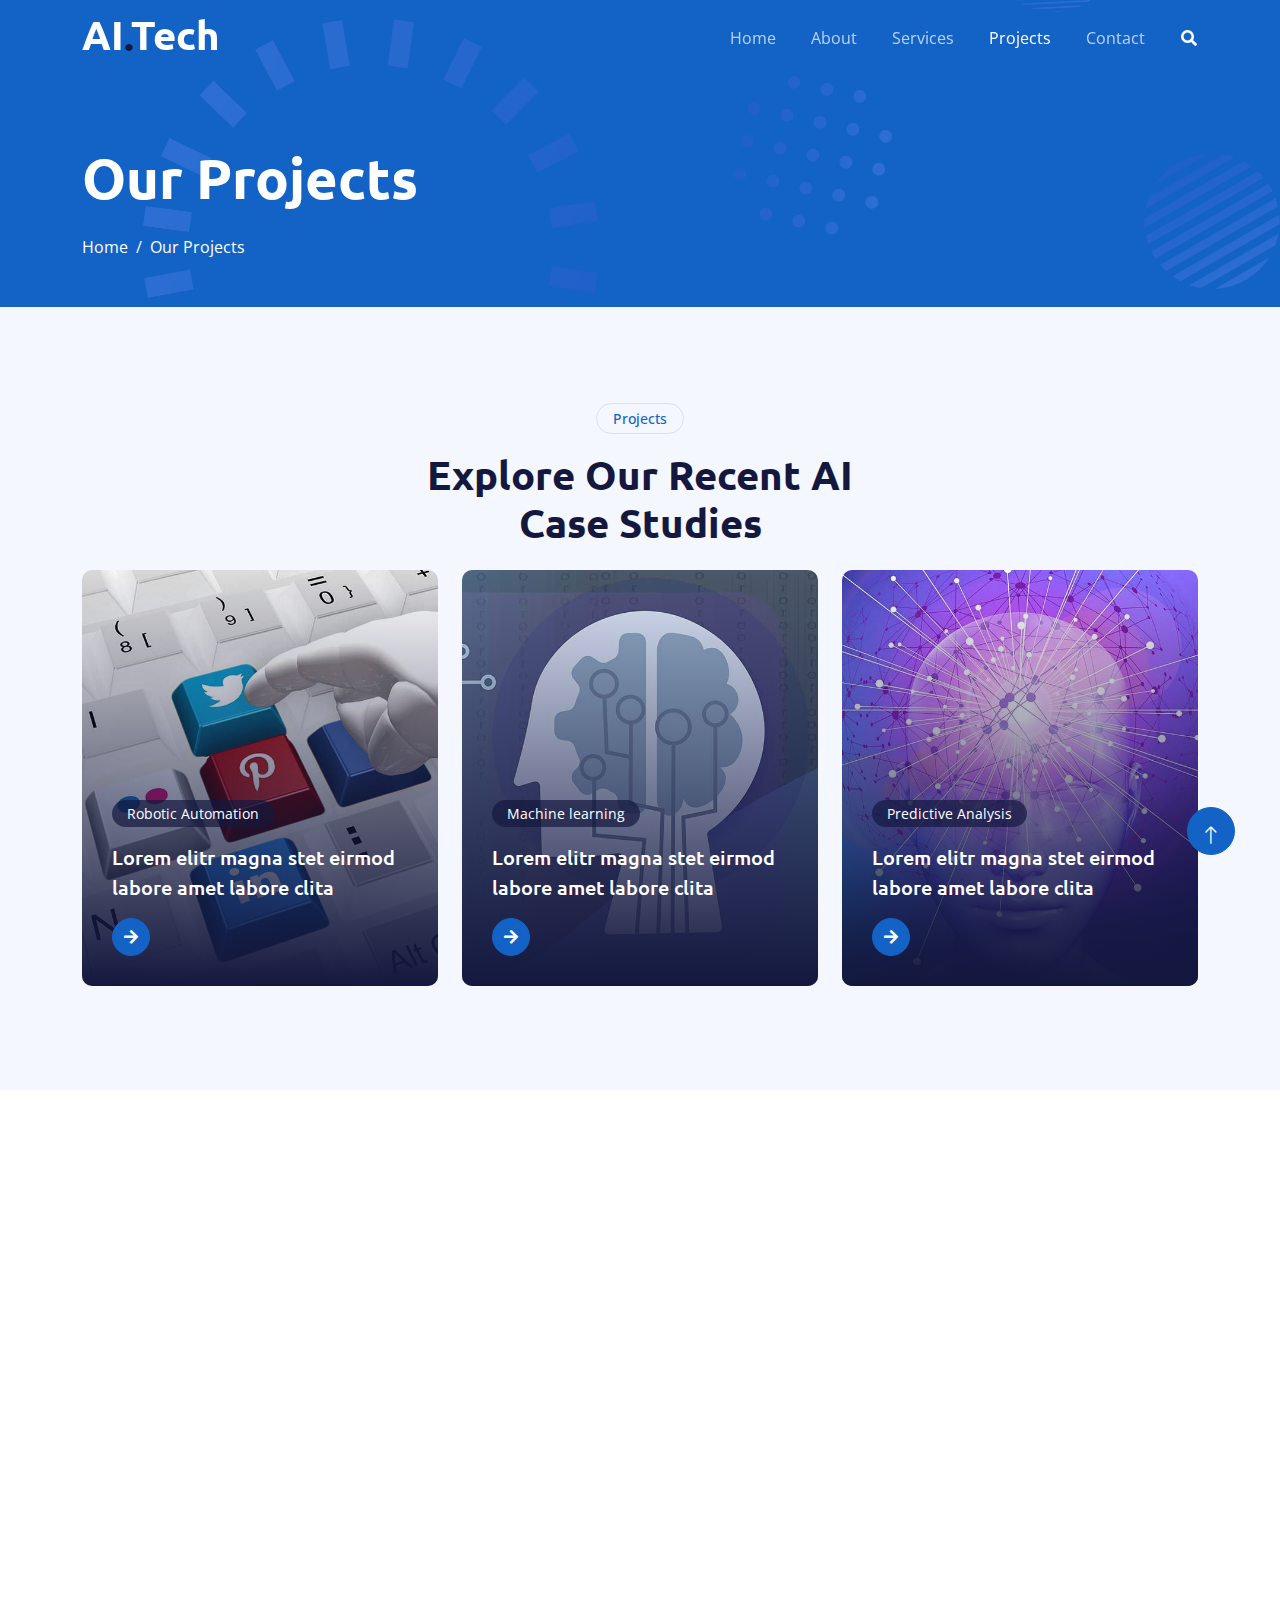
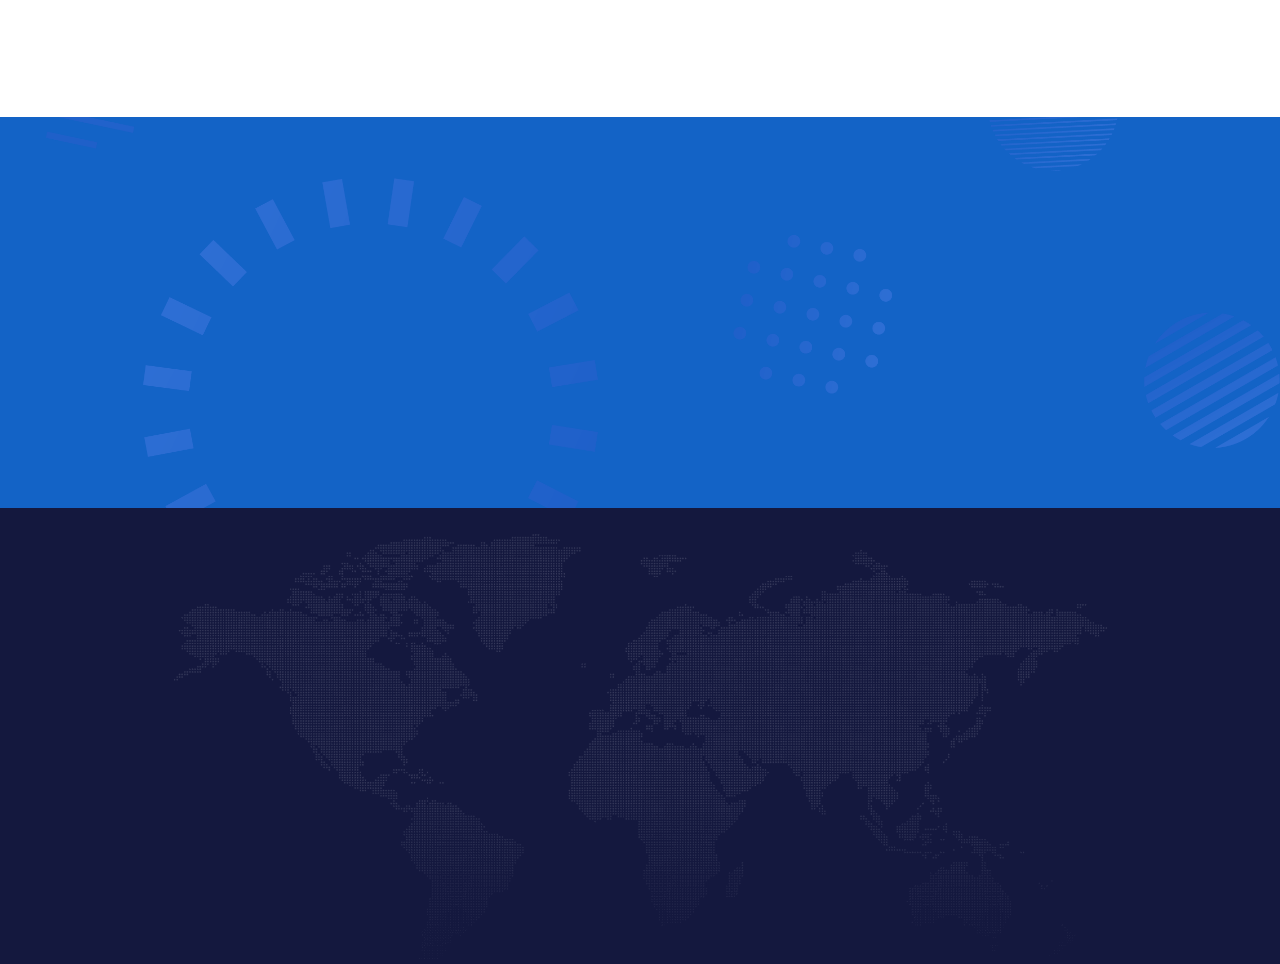
<file: project.html>
<!DOCTYPE html>
<html lang="en">

<head>
    <meta charset="utf-8">
    <title>AI.Tech - Artificial Intelligence HTML Template</title>
    <meta content="width=device-width, initial-scale=1.0" name="viewport">
    <meta content="" name="keywords">
    <meta content="" name="description">

    <!-- Favicon -->
    <link href="img/favicon.ico" rel="icon">

    <!-- Google Web Fonts -->
    <link rel="preconnect" href="https://fonts.googleapis.com">
    <link rel="preconnect" href="https://fonts.gstatic.com" crossorigin>
    <link href="https://fonts.googleapis.com/css2?family=Open+Sans:wght@400;600&family=Ubuntu:wght@500;700&display=swap"
        rel="stylesheet">

    <!-- Icon Font Stylesheet -->
    <link href="https://cdnjs.cloudflare.com/ajax/libs/font-awesome/5.10.0/css/all.min.css" rel="stylesheet">
    <link href="https://cdn.jsdelivr.net/npm/bootstrap-icons@1.4.1/font/bootstrap-icons.css" rel="stylesheet">

    <!-- Libraries Stylesheet -->
    <link href="lib/animate/animate.min.css" rel="stylesheet">
    <link href="lib/owlcarousel/assets/owl.carousel.min.css" rel="stylesheet">

    <!-- Customized Bootstrap Stylesheet -->
    <link href="css/bootstrap.min.css" rel="stylesheet">

    <!-- Template Stylesheet -->
    <link href="css/style.css" rel="stylesheet">
</head>

<body>
    <!-- Spinner Start -->
    <div id="spinner"
        class="show bg-white position-fixed translate-middle w-100 vh-100 top-50 start-50 d-flex align-items-center justify-content-center">
        <div class="spinner-grow text-primary" style="width: 3rem; height: 3rem;" role="status">
            <span class="sr-only">Loading...</span>
        </div>
    </div>
    <!-- Spinner End -->


    <!-- Navbar Start -->
    <div class="container-fluid sticky-top">
        <div class="container">
            <nav class="navbar navbar-expand-lg navbar-dark p-0">
                <a href="index.html" class="navbar-brand">
                    <h1 class="text-white">AI<span class="text-dark">.</span>Tech</h1>
                </a>
                <button type="button" class="navbar-toggler ms-auto me-0" data-bs-toggle="collapse"
                    data-bs-target="#navbarCollapse">
                    <span class="navbar-toggler-icon"></span>
                </button>
                <div class="collapse navbar-collapse" id="navbarCollapse">
                    <div class="navbar-nav ms-auto">
                        <a href="index.html" class="nav-item nav-link">Home</a>
                        <a href="about.html" class="nav-item nav-link">About</a>
                        <a href="service.html" class="nav-item nav-link">Services</a>
                        <a href="project.html" class="nav-item nav-link active">Projects</a>
                        <a href="contact.html" class="nav-item nav-link">Contact</a>
                    </div>
                    <butaton type="button" class="btn text-white p-0 d-none d-lg-block" data-bs-toggle="modal"
                        data-bs-target="#searchModal"><i class="fa fa-search"></i></butaton>
                </div>
            </nav>
        </div>
    </div>
    <!-- Navbar End -->


    <!-- Hero Start -->
    <div class="container-fluid pt-5 bg-primary hero-header">
        <div class="container pt-5">
            <div class="row g-5 pt-5">
                <div class="col-lg-6 align-self-center text-center text-lg-start mb-lg-5">
                    <h1 class="display-4 text-white mb-4 animated slideInRight">Our Projects</h1>
                    <nav aria-label="breadcrumb">
                        <ol class="breadcrumb justify-content-center justify-content-lg-start mb-0">
                            <li class="breadcrumb-item"><a class="text-white" href="#">Home</a></li>
                            <li class="breadcrumb-item text-white active" aria-current="page">Our Projects</li>
                        </ol>
                    </nav>
                </div>
                <div class="col-lg-6 align-self-end text-center text-lg-end">
                </div>
            </div>
        </div>
    </div>
    <!-- Hero End -->


    <!-- Full Screen Search Start -->
    <div class="modal fade" id="searchModal" tabindex="-1">
        <div class="modal-dialog modal-fullscreen">
            <div class="modal-content" style="background: rgba(20, 24, 62, 0.7);">
                <div class="modal-header border-0">
                    <button type="button" class="btn btn-square bg-white btn-close" data-bs-dismiss="modal"
                        aria-label="Close"></button>
                </div>
                <div class="modal-body d-flex align-items-center justify-content-center">
                    <div class="input-group" style="max-width: 600px;">
                        <input type="text" class="form-control bg-transparent border-light p-3"
                            placeholder="Type search keyword">
                        <button class="btn btn-light px-4"><i class="bi bi-search"></i></button>
                    </div>
                </div>
            </div>
        </div>
    </div>
    <!-- Full Screen Search End -->


    <!-- Case Start -->
    <div class="container-fluid bg-light py-5">
        <div class="container py-5">
            <div class="mx-auto text-center wow fadeIn" data-wow-delay="0.1s" style="max-width: 500px;">
                <div class="btn btn-sm border rounded-pill text-primary px-3 mb-3">Projects</div>
                <h1 class="mb-4">Explore Our Recent AI Case Studies</h1>
            </div>
            <div class="row g-4">
                <div class="col-lg-4 wow fadeIn" data-wow-delay="0.3s">
                    <div class="case-item position-relative overflow-hidden rounded mb-2">
                        <img class="img-fluid" src="img/project-1.jpg" alt="">
                        <a class="case-overlay text-decoration-none" href="">
                            <small>Robotic Automation</small>
                            <h5 class="lh-base text-white mb-3">Lorem elitr magna stet eirmod labore amet labore clita
                            </h5>
                            <span class="btn btn-square btn-primary"><i class="fa fa-arrow-right"></i></span>
                        </a>
                    </div>
                </div>
                <div class="col-lg-4 wow fadeIn" data-wow-delay="0.5s">
                    <div class="case-item position-relative overflow-hidden rounded mb-2">
                        <img class="img-fluid" src="img/project-2.jpg" alt="">
                        <a class="case-overlay text-decoration-none" href="">
                            <small>Machine learning</small>
                            <h5 class="lh-base text-white mb-3">Lorem elitr magna stet eirmod labore amet labore clita
                            </h5>
                            <span class="btn btn-square btn-primary"><i class="fa fa-arrow-right"></i></span>
                        </a>
                    </div>
                </div>
                <div class="col-lg-4 wow fadeIn" data-wow-delay="0.7s">
                    <div class="case-item position-relative overflow-hidden rounded mb-2">
                        <img class="img-fluid" src="img/project-3.jpg" alt="">
                        <a class="case-overlay text-decoration-none" href="">
                            <small>Predictive Analysis</small>
                            <h5 class="lh-base text-white mb-3">Lorem elitr magna stet eirmod labore amet labore clita
                            </h5>
                            <span class="btn btn-square btn-primary"><i class="fa fa-arrow-right"></i></span>
                        </a>
                    </div>
                </div>
            </div>
        </div>
    </div>
    <!-- Case End -->


    <!-- FAQs Start -->
    <div class="container-fluid py-5">
        <div class="container py-5">
            <div class="mx-auto text-center wow fadeIn" data-wow-delay="0.1s" style="max-width: 500px;">
                <div class="btn btn-sm border rounded-pill text-primary px-3 mb-3">Popular FAQs</div>
                <h1 class="mb-4">Frequently Asked Questions</h1>
            </div>
            <div class="row">
                <div class="col-lg-6">
                    <div class="accordion" id="accordionFAQ1">
                        <div class="accordion-item wow fadeIn" data-wow-delay="0.1s">
                            <h2 class="accordion-header" id="headingOne">
                                <button class="accordion-button collapsed" type="button" data-bs-toggle="collapse"
                                    data-bs-target="#collapseOne" aria-expanded="false" aria-controls="collapseOne">
                                    How to build a website?
                                </button>
                            </h2>
                            <div id="collapseOne" class="accordion-collapse collapse" aria-labelledby="headingOne"
                                data-bs-parent="#accordionFAQ1">
                                <div class="accordion-body">
                                    Dolor nonumy tempor elitr et rebum ipsum sit duo duo. Diam sed sed magna et magna diam aliquyam amet dolore ipsum erat duo. Sit rebum magna duo labore no diam.
                                </div>
                            </div>
                        </div>
                        <div class="accordion-item wow fadeIn" data-wow-delay="0.2s">
                            <h2 class="accordion-header" id="headingTwo">
                                <button class="accordion-button collapsed" type="button" data-bs-toggle="collapse"
                                    data-bs-target="#collapseTwo" aria-expanded="false" aria-controls="collapseTwo">
                                    How long will it take to get a new website?
                                </button>
                            </h2>
                            <div id="collapseTwo" class="accordion-collapse collapse" aria-labelledby="headingTwo"
                                data-bs-parent="#accordionFAQ1">
                                <div class="accordion-body">
                                    Dolor nonumy tempor elitr et rebum ipsum sit duo duo. Diam sed sed magna et magna diam aliquyam amet dolore ipsum erat duo. Sit rebum magna duo labore no diam.
                                </div>
                            </div>
                        </div>
                        <div class="accordion-item wow fadeIn" data-wow-delay="0.3s">
                            <h2 class="accordion-header" id="headingThree">
                                <button class="accordion-button collapsed" type="button" data-bs-toggle="collapse"
                                    data-bs-target="#collapseThree" aria-expanded="false" aria-controls="collapseThree">
                                    Do you only create HTML websites?
                                </button>
                            </h2>
                            <div id="collapseThree" class="accordion-collapse collapse" aria-labelledby="headingThree"
                                data-bs-parent="#accordionFAQ1">
                                <div class="accordion-body">
                                    Dolor nonumy tempor elitr et rebum ipsum sit duo duo. Diam sed sed magna et magna diam aliquyam amet dolore ipsum erat duo. Sit rebum magna duo labore no diam.
                                </div>
                            </div>
                        </div>
                        <div class="accordion-item wow fadeIn" data-wow-delay="0.4s">
                            <h2 class="accordion-header" id="headingFour">
                                <button class="accordion-button collapsed" type="button" data-bs-toggle="collapse"
                                    data-bs-target="#collapseFour" aria-expanded="true" aria-controls="collapseFour">
                                    Will my website be mobile-friendly?
                                </button>
                            </h2>
                            <div id="collapseFour" class="accordion-collapse collapse" aria-labelledby="headingFour"
                                data-bs-parent="#accordionFAQ1">
                                <div class="accordion-body">
                                    Dolor nonumy tempor elitr et rebum ipsum sit duo duo. Diam sed sed magna et magna diam aliquyam amet dolore ipsum erat duo. Sit rebum magna duo labore no diam.
                                </div>
                            </div>
                        </div>
                    </div>
                </div>
                <div class="col-lg-6">
                    <div class="accordion" id="accordionFAQ2">
                        <div class="accordion-item wow fadeIn" data-wow-delay="0.5s">
                            <h2 class="accordion-header" id="headingFive">
                                <button class="accordion-button collapsed" type="button" data-bs-toggle="collapse"
                                    data-bs-target="#collapseFive" aria-expanded="false" aria-controls="collapseFive">
                                    Will you maintain my site for me?
                                </button>
                            </h2>
                            <div id="collapseFive" class="accordion-collapse collapse" aria-labelledby="headingFive"
                                data-bs-parent="#accordionFAQ2">
                                <div class="accordion-body">
                                    Dolor nonumy tempor elitr et rebum ipsum sit duo duo. Diam sed sed magna et magna diam aliquyam amet dolore ipsum erat duo. Sit rebum magna duo labore no diam.
                                </div>
                            </div>
                        </div>
                        <div class="accordion-item wow fadeIn" data-wow-delay="0.6s">
                            <h2 class="accordion-header" id="headingSix">
                                <button class="accordion-button collapsed" type="button" data-bs-toggle="collapse"
                                    data-bs-target="#collapseSix" aria-expanded="false" aria-controls="collapseSix">
                                    I’m on a strict budget. Do you have any low cost options?
                                </button>
                            </h2>
                            <div id="collapseSix" class="accordion-collapse collapse" aria-labelledby="headingSix"
                                data-bs-parent="#accordionFAQ2">
                                <div class="accordion-body">
                                    Dolor nonumy tempor elitr et rebum ipsum sit duo duo. Diam sed sed magna et magna diam aliquyam amet dolore ipsum erat duo. Sit rebum magna duo labore no diam.
                                </div>
                            </div>
                        </div>
                        <div class="accordion-item wow fadeIn" data-wow-delay="0.7s">
                            <h2 class="accordion-header" id="headingSeven">
                                <button class="accordion-button collapsed" type="button" data-bs-toggle="collapse"
                                    data-bs-target="#collapseSeven" aria-expanded="false" aria-controls="collapseSeven">
                                    Will you maintain my site for me?
                                </button>
                            </h2>
                            <div id="collapseSeven" class="accordion-collapse collapse" aria-labelledby="headingSeven"
                                data-bs-parent="#accordionFAQ2">
                                <div class="accordion-body">
                                    Dolor nonumy tempor elitr et rebum ipsum sit duo duo. Diam sed sed magna et magna diam aliquyam amet dolore ipsum erat duo. Sit rebum magna duo labore no diam.
                                </div>
                            </div>
                        </div>
                        <div class="accordion-item wow fadeIn" data-wow-delay="0.8s">
                            <h2 class="accordion-header" id="headingEight">
                                <button class="accordion-button collapsed" type="button" data-bs-toggle="collapse"
                                    data-bs-target="#collapseEight" aria-expanded="false" aria-controls="collapseEight">
                                    I’m on a strict budget. Do you have any low cost options?
                                </button>
                            </h2>
                            <div id="collapseEight" class="accordion-collapse collapse" aria-labelledby="headingEight"
                                data-bs-parent="#accordionFAQ2">
                                <div class="accordion-body">
                                    Dolor nonumy tempor elitr et rebum ipsum sit duo duo. Diam sed sed magna et magna diam aliquyam amet dolore ipsum erat duo. Sit rebum magna duo labore no diam.
                                </div>
                            </div>
                        </div>
                    </div>
                </div>
            </div>
        </div>
    </div>
    <!-- FAQs Start -->


    <!-- Newsletter Start -->
    <div class="container-fluid bg-primary newsletter py-5">
        <div class="container">
            <div class="row g-5 align-items-center">
                <div class="col-md-5 ps-lg-0 pt-5 pt-md-0 text-start wow fadeIn" data-wow-delay="0.3s">
                    <!-- <img class="img-fluid" src="img/newsletter.png" alt=""> -->
                </div>
                <div class="col-md-7 py-5 newsletter-text wow fadeIn" data-wow-delay="0.5s">
                    <div class="btn btn-sm border rounded-pill text-white px-3 mb-3">Newsletter</div>
                    <h1 class="text-white mb-4">Let's subscribe the newsletter</h1>
                    <div class="position-relative w-100 mt-3 mb-2">
                        <input class="form-control border-0 rounded-pill w-100 ps-4 pe-5" type="text"
                            placeholder="Enter Your Email" style="height: 48px;">
                        <button type="button" class="btn shadow-none position-absolute top-0 end-0 mt-1 me-2"><i
                                class="fa fa-paper-plane text-primary fs-4"></i></button>
                    </div>
                    <small class="text-white-50">Diam sed sed dolor stet amet eirmod</small>
                </div>
            </div>
        </div>
    </div>
    <!-- Newsletter End -->


    <!-- Footer Start -->
    <div class="container-fluid bg-dark text-white-50 footer pt-5">
        <div class="container py-5">
            <div class="row g-5">
                <div class="col-md-6 col-lg-3 wow fadeIn" data-wow-delay="0.1s">
                    <a href="index.html" class="d-inline-block mb-3">
                        <h1 class="text-white">AI<span class="text-primary">.</span>Tech</h1>
                    </a>
                    <p class="mb-0">Tempor erat elitr rebum at clita. Diam dolor diam ipsum et tempor sit. Aliqu diam
                        amet diam et eos labore. Clita erat ipsum et lorem et sit, sed stet no labore lorem sit. Sanctus
                        clita duo justo et tempor</p>
                </div>
                <div class="col-md-6 col-lg-3 wow fadeIn" data-wow-delay="0.3s">
                    <h5 class="text-white mb-4">Get In Touch</h5>
                    <p><i class="fa fa-map-marker-alt me-3"></i>123 Street, New York, USA</p>
                    <p><i class="fa fa-phone-alt me-3"></i>+012 345 67890</p>
                    <p><i class="fa fa-envelope me-3"></i>info@example.com</p>
                    <div class="d-flex pt-2">
                        <a class="btn btn-outline-light btn-social" href=""><i class="fab fa-twitter"></i></a>
                        <a class="btn btn-outline-light btn-social" href=""><i class="fab fa-facebook-f"></i></a>
                        <a class="btn btn-outline-light btn-social" href=""><i class="fab fa-youtube"></i></a>
                        <a class="btn btn-outline-light btn-social" href=""><i class="fab fa-instagram"></i></a>
                        <a class="btn btn-outline-light btn-social" href=""><i class="fab fa-linkedin-in"></i></a>
                    </div>
                </div>
                <div class="col-md-6 col-lg-3 wow fadeIn" data-wow-delay="0.5s">
                    <h5 class="text-white mb-4">Popular Link</h5>
                    <a class="btn btn-link" href="">About Us</a>
                    <a class="btn btn-link" href="">Contact Us</a>
                    <a class="btn btn-link" href="">Privacy Policy</a>
                    <a class="btn btn-link" href="">Terms & Condition</a>
                    <a class="btn btn-link" href="">Career</a>
                </div>
                <div class="col-md-6 col-lg-3 wow fadeIn" data-wow-delay="0.7s">
                    <h5 class="text-white mb-4">Our Services</h5>
                    <a class="btn btn-link" href="">Robotic Automation</a>
                    <a class="btn btn-link" href="">Machine learning</a>
                    <a class="btn btn-link" href="">Predictive Analysis</a>
                    <a class="btn btn-link" href="">Data Science</a>
                    <a class="btn btn-link" href="">Robot Technology</a>
                </div>
            </div>
        </div>
        <div class="container wow fadeIn" data-wow-delay="0.1s">
            <div class="copyright">
                <div class="row">
                    <div class="col-md-6 text-center text-md-start mb-3 mb-md-0">
                        &copy; <a class="border-bottom" href="#">Your Site Name</a>, All Right Reserved.

                        <!--/*** This template is free as long as you keep the footer author’s credit link/attribution link/backlink. If you'd like to use the template without the footer author’s credit link/attribution link/backlink, you can purchase the Credit Removal License from "https://htmlcodex.com/credit-removal". Thank you for your support. ***/-->
                        Designed By <a class="border-bottom" href="https://htmlcodex.com">HTML Codex</a>
                    </div>
                    <div class="col-md-6 text-center text-md-end">
                        <div class="footer-menu">
                            <a href="">Home</a>
                            <a href="">Cookies</a>
                            <a href="">Help</a>
                            <a href="">FAQs</a>
                        </div>
                    </div>
                </div>
            </div>
        </div>
    </div>
    <!-- Footer End -->


    <!-- Back to Top -->
    <a href="#" class="btn btn-lg btn-primary btn-lg-square back-to-top pt-2"><i class="bi bi-arrow-up"></i></a>


    <!-- JavaScript Libraries -->
    <script src="https://ajax.googleapis.com/ajax/libs/jquery/3.6.1/jquery.min.js"></script>
    <script src="https://cdn.jsdelivr.net/npm/bootstrap@5.0.0/dist/js/bootstrap.bundle.min.js"></script>
    <script src="lib/wow/wow.min.js"></script>
    <script src="lib/easing/easing.min.js"></script>
    <script src="lib/waypoints/waypoints.min.js"></script>
    <script src="lib/counterup/counterup.min.js"></script>
    <script src="lib/owlcarousel/owl.carousel.min.js"></script>

    <!-- Template Javascript -->
    <script src="js/main.js"></script>
</body>

</html>
</file>
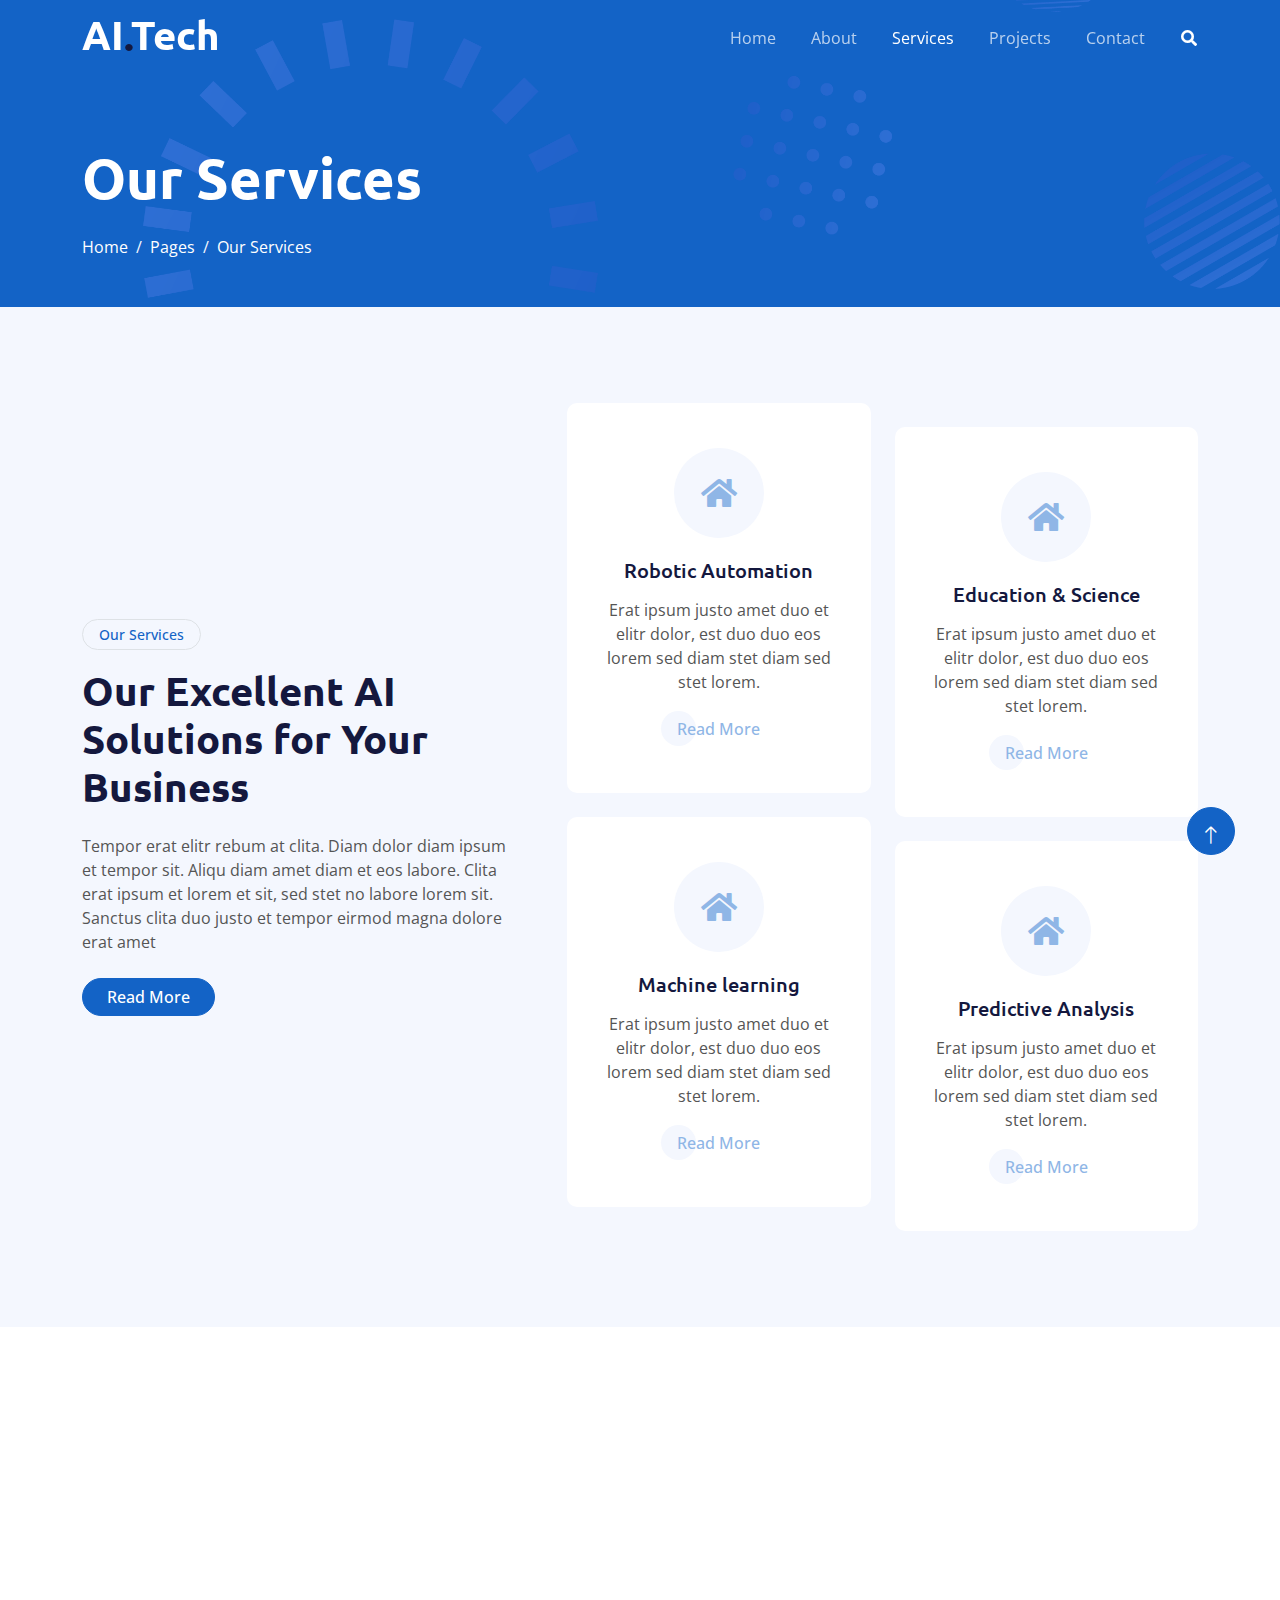
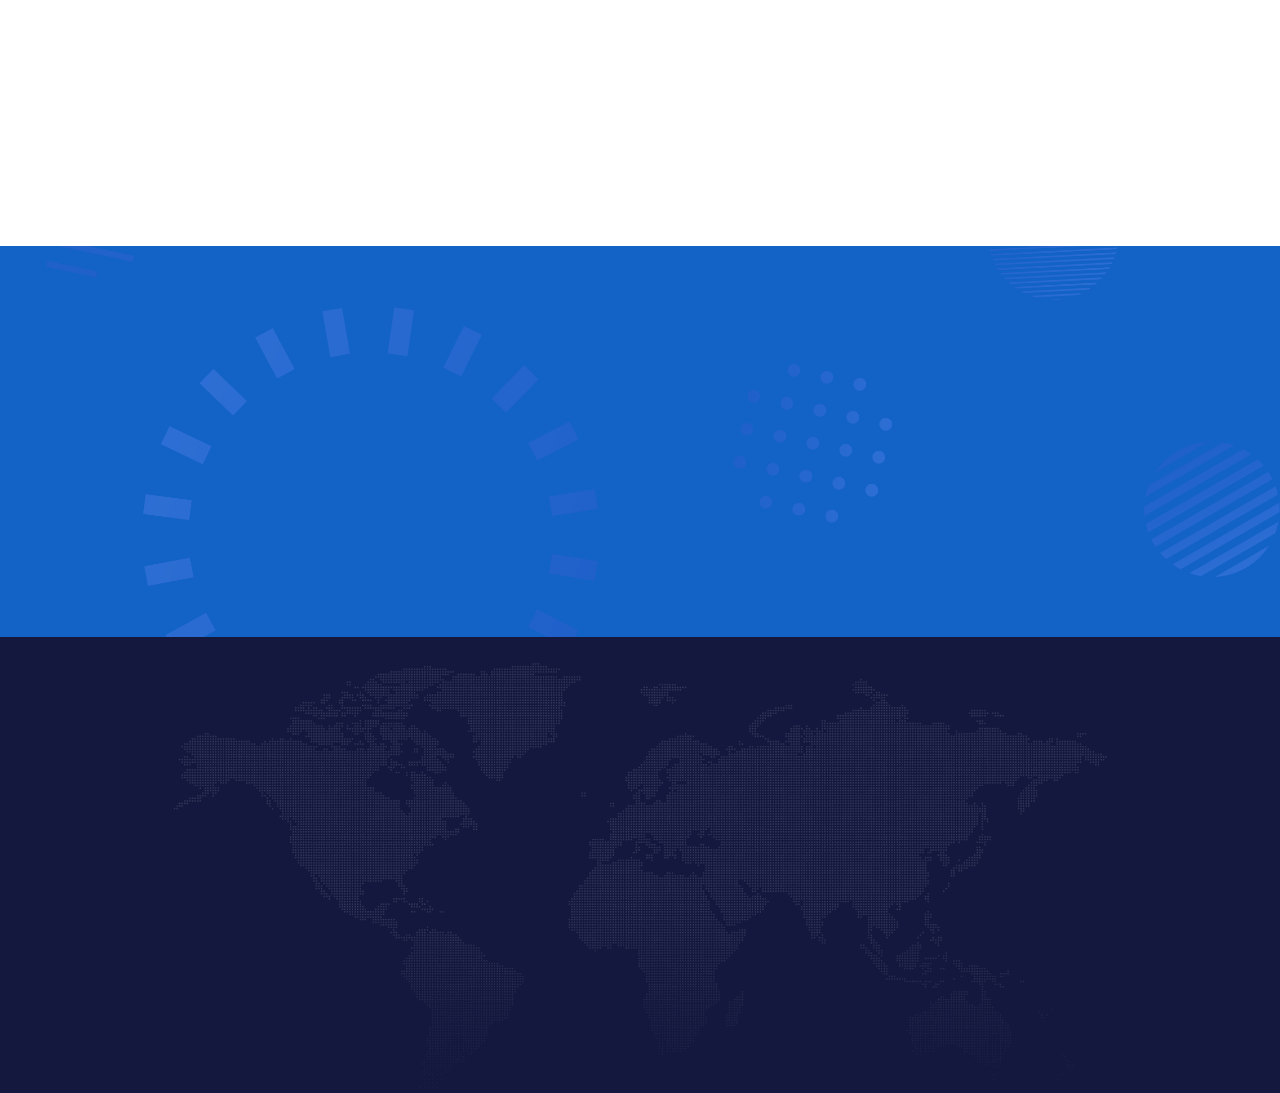
<file: service.html>
<!DOCTYPE html>
<html lang="en">

<head>
    <meta charset="utf-8">
    <title>AI.Tech - Artificial Intelligence HTML Template</title>
    <meta content="width=device-width, initial-scale=1.0" name="viewport">
    <meta content="" name="keywords">
    <meta content="" name="description">

    <!-- Favicon -->
    <link href="img/favicon.ico" rel="icon">

    <!-- Google Web Fonts -->
    <link rel="preconnect" href="https://fonts.googleapis.com">
    <link rel="preconnect" href="https://fonts.gstatic.com" crossorigin>
    <link href="https://fonts.googleapis.com/css2?family=Open+Sans:wght@400;600&family=Ubuntu:wght@500;700&display=swap"
        rel="stylesheet">

    <!-- Icon Font Stylesheet -->
    <link href="https://cdnjs.cloudflare.com/ajax/libs/font-awesome/5.10.0/css/all.min.css" rel="stylesheet">
    <link href="https://cdn.jsdelivr.net/npm/bootstrap-icons@1.4.1/font/bootstrap-icons.css" rel="stylesheet">

    <!-- Libraries Stylesheet -->
    <link href="lib/animate/animate.min.css" rel="stylesheet">
    <link href="lib/owlcarousel/assets/owl.carousel.min.css" rel="stylesheet">

    <!-- Customized Bootstrap Stylesheet -->
    <link href="css/bootstrap.min.css" rel="stylesheet">

    <!-- Template Stylesheet -->
    <link href="css/style.css" rel="stylesheet">
</head>

<body>
    <!-- Spinner Start -->
    <div id="spinner"
        class="show bg-white position-fixed translate-middle w-100 vh-100 top-50 start-50 d-flex align-items-center justify-content-center">
        <div class="spinner-grow text-primary" style="width: 3rem; height: 3rem;" role="status">
            <span class="sr-only">Loading...</span>
        </div>
    </div>
    <!-- Spinner End -->


    <!-- Navbar Start -->
    <div class="container-fluid sticky-top">
        <div class="container">
            <nav class="navbar navbar-expand-lg navbar-dark p-0">
                <a href="index.html" class="navbar-brand">
                    <h1 class="text-white">AI<span class="text-dark">.</span>Tech</h1>
                </a>
                <button type="button" class="navbar-toggler ms-auto me-0" data-bs-toggle="collapse"
                    data-bs-target="#navbarCollapse">
                    <span class="navbar-toggler-icon"></span>
                </button>
                <div class="collapse navbar-collapse" id="navbarCollapse">
                    <div class="navbar-nav ms-auto">
                        <a href="index.html" class="nav-item nav-link">Home</a>
                        <a href="about.html" class="nav-item nav-link">About</a>
                        <a href="service.html" class="nav-item nav-link active">Services</a>
                        <a href="project.html" class="nav-item nav-link">Projects</a>
                        <a href="contact.html" class="nav-item nav-link">Contact</a>
                    </div>
                    <butaton type="button" class="btn text-white p-0 d-none d-lg-block" data-bs-toggle="modal"
                        data-bs-target="#searchModal"><i class="fa fa-search"></i></butaton>
                </div>
            </nav>
        </div>
    </div>
    <!-- Navbar End -->


    <!-- Hero Start -->
    <div class="container-fluid pt-5 bg-primary hero-header">
        <div class="container pt-5">
            <div class="row g-5 pt-5">
                <div class="col-lg-6 align-self-center text-center text-lg-start mb-lg-5">
                    <h1 class="display-4 text-white mb-4 animated slideInRight">Our Services</h1>
                    <nav aria-label="breadcrumb">
                        <ol class="breadcrumb justify-content-center justify-content-lg-start mb-0">
                            <li class="breadcrumb-item"><a class="text-white" href="#">Home</a></li>
                            <li class="breadcrumb-item"><a class="text-white" href="#">Pages</a></li>
                            <li class="breadcrumb-item text-white active" aria-current="page">Our Services</li>
                        </ol>
                    </nav>
                </div>
                <div class="col-lg-6 align-self-end text-center text-lg-end">
                   
                </div>
            </div>
        </div>
    </div>
    <!-- Hero End -->


    <!-- Full Screen Search Start -->
    <div class="modal fade" id="searchModal" tabindex="-1">
        <div class="modal-dialog modal-fullscreen">
            <div class="modal-content" style="background: rgba(20, 24, 62, 0.7);">
                <div class="modal-header border-0">
                    <button type="button" class="btn btn-square bg-white btn-close" data-bs-dismiss="modal"
                        aria-label="Close"></button>
                </div>
                <div class="modal-body d-flex align-items-center justify-content-center">
                    <div class="input-group" style="max-width: 600px;">
                        <input type="text" class="form-control bg-transparent border-light p-3"
                            placeholder="Type search keyword">
                        <button class="btn btn-light px-4"><i class="bi bi-search"></i></button>
                    </div>
                </div>
            </div>
        </div>
    </div>
    <!-- Full Screen Search End -->


    <!-- Service Start -->
    <div class="container-fluid bg-light py-5">
        <div class="container py-5">
            <div class="row g-5 align-items-center">
                <div class="col-lg-5 wow fadeIn" data-wow-delay="0.1s">
                    <div class="btn btn-sm border rounded-pill text-primary px-3 mb-3">Our Services</div>
                    <h1 class="mb-4">Our Excellent AI Solutions for Your Business</h1>
                    <p class="mb-4">Tempor erat elitr rebum at clita. Diam dolor diam ipsum et tempor sit. Aliqu diam
                        amet diam et eos labore. Clita erat ipsum et lorem et sit, sed stet no labore lorem sit. Sanctus
                        clita duo justo et tempor eirmod magna dolore erat amet</p>
                    <a class="btn btn-primary rounded-pill px-4" href="">Read More</a>
                </div>
                <div class="col-lg-7">
                    <div class="row g-4">
                        <div class="col-md-6">
                            <div class="row g-4">
                                <div class="col-12 wow fadeIn" data-wow-delay="0.1s">
                                    <div class="service-item d-flex flex-column justify-content-center text-center rounded">
                                        <div class="service-icon btn-square">
                                            <i class="fa fa-home fa-2x"></i>
                                        </div>
                                        <h5 class="mb-3">Robotic Automation</h5>
                                        <p>Erat ipsum justo amet duo et elitr dolor, est duo duo eos lorem sed diam stet
                                            diam sed stet lorem.</p>
                                        <a class="btn px-3 mt-auto mx-auto" href="">Read More</a>
                                    </div>
                                </div>
                                <div class="col-12 wow fadeIn" data-wow-delay="0.5s">
                                    <div class="service-item d-flex flex-column justify-content-center text-center rounded">
                                        <div class="service-icon btn-square">
                                            <i class="fa fa-home fa-2x"></i>
                                        </div>
                                        <h5 class="mb-3">Machine learning</h5>
                                        <p>Erat ipsum justo amet duo et elitr dolor, est duo duo eos lorem sed diam stet
                                            diam sed stet lorem.</p>
                                        <a class="btn px-3 mt-auto mx-auto" href="">Read More</a>
                                    </div>
                                </div>
                            </div>
                        </div>
                        <div class="col-md-6 pt-md-4">
                            <div class="row g-4">
                                <div class="col-12 wow fadeIn" data-wow-delay="0.3s">
                                    <div class="service-item d-flex flex-column justify-content-center text-center rounded">
                                        <div class="service-icon btn-square">
                                            <i class="fa fa-home fa-2x"></i>
                                        </div>
                                        <h5 class="mb-3">Education & Science</h5>
                                        <p>Erat ipsum justo amet duo et elitr dolor, est duo duo eos lorem sed diam stet
                                            diam sed stet lorem.</p>
                                        <a class="btn px-3 mt-auto mx-auto" href="">Read More</a>
                                    </div>
                                </div>
                                <div class="col-12 wow fadeIn" data-wow-delay="0.7s">
                                    <div class="service-item d-flex flex-column justify-content-center text-center rounded">
                                        <div class="service-icon btn-square">
                                            <i class="fa fa-home fa-2x"></i>
                                        </div>
                                        <h5 class="mb-3">Predictive Analysis</h5>
                                        <p>Erat ipsum justo amet duo et elitr dolor, est duo duo eos lorem sed diam stet
                                            diam sed stet lorem.</p>
                                        <a class="btn px-3 mt-auto mx-auto" href="">Read More</a>
                                    </div>
                                </div>
                            </div>
                        </div>
                    </div>
                </div>
            </div>
        </div>
    </div>
    <!-- Service End -->


    <!-- Testimonial Start -->
    <div class="container-xxl py-5">
        <div class="container py-5">
            <div class="row g-5">
                <div class="col-lg-5 wow fadeIn" data-wow-delay="0.1s">
                    <div class="btn btn-sm border rounded-pill text-primary px-3 mb-3">Testimonial</div>
                    <h1 class="mb-4">What Say Our Clients!</h1>
                    <p class="mb-4">Tempor erat elitr rebum at clita. Diam dolor diam ipsum et tempor sit. Aliqu diam
                        amet diam et eos labore. Clita erat ipsum et lorem et sit, sed stet no labore lorem sit. Sanctus
                        clita duo justo et tempor eirmod magna dolore erat amet</p>
                    <a class="btn btn-primary rounded-pill px-4" href="">Read More</a>
                </div>
                <div class="col-lg-7 wow fadeIn" data-wow-delay="0.5s">
                    <div class="owl-carousel testimonial-carousel border-start border-primary">
                        <div class="testimonial-item ps-5">
                            <i class="fa fa-quote-left fa-2x text-primary mb-3"></i>
                            <p class="fs-4">Aliqu diam amet diam et eos labore. Clita erat ipsum et lorem et sit, sed stet no labore lorem sit. Sanctus clita duo justo et tempor eirmod magna dolore erat amet</p>
                            <div class="d-flex align-items-center">
                                <img class="img-fluid flex-shrink-0 rounded-circle" src="img/testimonial-1.jpg"
                                    style="width: 60px; height: 60px;">
                                <div class="ps-3">
                                    <h5 class="mb-1">Client Name</h5>
                                    <span>Profession</span>
                                </div>
                            </div>
                        </div>
                        <div class="testimonial-item ps-5">
                            <i class="fa fa-quote-left fa-2x text-primary mb-3"></i>
                            <p class="fs-4">Aliqu diam amet diam et eos labore. Clita erat ipsum et lorem et sit, sed stet no labore lorem sit. Sanctus clita duo justo et tempor eirmod magna dolore erat amet</p>
                            <div class="d-flex align-items-center">
                                <img class="img-fluid flex-shrink-0 rounded-circle" src="img/testimonial-2.jpg"
                                    style="width: 60px; height: 60px;">
                                <div class="ps-3">
                                    <h5 class="mb-1">Client Name</h5>
                                    <span>Profession</span>
                                </div>
                            </div>
                        </div>
                        <div class="testimonial-item ps-5">
                            <i class="fa fa-quote-left fa-2x text-primary mb-3"></i>
                            <p class="fs-4">Aliqu diam amet diam et eos labore. Clita erat ipsum et lorem et sit, sed stet no labore lorem sit. Sanctus clita duo justo et tempor eirmod magna dolore erat amet</p>
                            <div class="d-flex align-items-center">
                                <img class="img-fluid flex-shrink-0 rounded-circle" src="img/testimonial-3.jpg"
                                    style="width: 60px; height: 60px;">
                                <div class="ps-3">
                                    <h5 class="mb-1">Client Name</h5>
                                    <span>Profession</span>
                                </div>
                            </div>
                        </div>
                    </div>
                </div>
            </div>
        </div>
    </div>
    <!-- Testimonial End -->


    <!-- Newsletter Start -->
    <div class="container-fluid bg-primary newsletter py-5">
        <div class="container">
            <div class="row g-5 align-items-center">
                <div class="col-md-5 ps-lg-0 pt-5 pt-md-0 text-start wow fadeIn" data-wow-delay="0.3s">
                </div>
                <div class="col-md-7 py-5 newsletter-text wow fadeIn" data-wow-delay="0.5s">
                    <div class="btn btn-sm border rounded-pill text-white px-3 mb-3">Newsletter</div>
                    <h1 class="text-white mb-4">Let's subscribe the newsletter</h1>
                    <div class="position-relative w-100 mt-3 mb-2">
                        <input class="form-control border-0 rounded-pill w-100 ps-4 pe-5" type="text"
                            placeholder="Enter Your Email" style="height: 48px;">
                        <button type="button" class="btn shadow-none position-absolute top-0 end-0 mt-1 me-2"><i
                                class="fa fa-paper-plane text-primary fs-4"></i></button>
                    </div>
                    <small class="text-white-50">Diam sed sed dolor stet amet eirmod</small>
                </div>
            </div>
        </div>
    </div>
    <!-- Newsletter End -->


    <!-- Footer Start -->
    <div class="container-fluid bg-dark text-white-50 footer pt-5">
        <div class="container py-5">
            <div class="row g-5">
                <div class="col-md-6 col-lg-3 wow fadeIn" data-wow-delay="0.1s">
                    <a href="index.html" class="d-inline-block mb-3">
                        <h1 class="text-white">AI<span class="text-primary">.</span>Tech</h1>
                    </a>
                    <p class="mb-0">Tempor erat elitr rebum at clita. Diam dolor diam ipsum et tempor sit. Aliqu diam
                        amet diam et eos labore. Clita erat ipsum et lorem et sit, sed stet no labore lorem sit. Sanctus
                        clita duo justo et tempor</p>
                </div>
                <div class="col-md-6 col-lg-3 wow fadeIn" data-wow-delay="0.3s">
                    <h5 class="text-white mb-4">Get In Touch</h5>
                    <p><i class="fa fa-map-marker-alt me-3"></i>123 Street, New York, USA</p>
                    <p><i class="fa fa-phone-alt me-3"></i>+012 345 67890</p>
                    <p><i class="fa fa-envelope me-3"></i>info@example.com</p>
                    <div class="d-flex pt-2">
                        <a class="btn btn-outline-light btn-social" href=""><i class="fab fa-twitter"></i></a>
                        <a class="btn btn-outline-light btn-social" href=""><i class="fab fa-facebook-f"></i></a>
                        <a class="btn btn-outline-light btn-social" href=""><i class="fab fa-youtube"></i></a>
                        <a class="btn btn-outline-light btn-social" href=""><i class="fab fa-instagram"></i></a>
                        <a class="btn btn-outline-light btn-social" href=""><i class="fab fa-linkedin-in"></i></a>
                    </div>
                </div>
                <div class="col-md-6 col-lg-3 wow fadeIn" data-wow-delay="0.5s">
                    <h5 class="text-white mb-4">Popular Link</h5>
                    <a class="btn btn-link" href="">About Us</a>
                    <a class="btn btn-link" href="">Contact Us</a>
                    <a class="btn btn-link" href="">Privacy Policy</a>
                    <a class="btn btn-link" href="">Terms & Condition</a>
                    <a class="btn btn-link" href="">Career</a>
                </div>
                <div class="col-md-6 col-lg-3 wow fadeIn" data-wow-delay="0.7s">
                    <h5 class="text-white mb-4">Our Services</h5>
                    <a class="btn btn-link" href="">Robotic Automation</a>
                    <a class="btn btn-link" href="">Machine learning</a>
                    <a class="btn btn-link" href="">Predictive Analysis</a>
                    <a class="btn btn-link" href="">Data Science</a>
                    <a class="btn btn-link" href="">Robot Technology</a>
                </div>
            </div>
        </div>
        <div class="container wow fadeIn" data-wow-delay="0.1s">
            <div class="copyright">
                <div class="row">
                    <div class="col-md-6 text-center text-md-start mb-3 mb-md-0">
                        &copy; <a class="border-bottom" href="#">Your Site Name</a>, All Right Reserved.

                        <!--/*** This template is free as long as you keep the footer author’s credit link/attribution link/backlink. If you'd like to use the template without the footer author’s credit link/attribution link/backlink, you can purchase the Credit Removal License from "https://htmlcodex.com/credit-removal". Thank you for your support. ***/-->
                        Designed By <a class="border-bottom" href="https://htmlcodex.com">HTML Codex</a>
                    </div>
                    <div class="col-md-6 text-center text-md-end">
                        <div class="footer-menu">
                            <a href="">Home</a>
                            <a href="">Cookies</a>
                            <a href="">Help</a>
                            <a href="">FAQs</a>
                        </div>
                    </div>
                </div>
            </div>
        </div>
    </div>
    <!-- Footer End -->


    <!-- Back to Top -->
    <a href="#" class="btn btn-lg btn-primary btn-lg-square back-to-top pt-2"><i class="bi bi-arrow-up"></i></a>


    <!-- JavaScript Libraries -->
    <script src="https://ajax.googleapis.com/ajax/libs/jquery/3.6.1/jquery.min.js"></script>
    <script src="https://cdn.jsdelivr.net/npm/bootstrap@5.0.0/dist/js/bootstrap.bundle.min.js"></script>
    <script src="lib/wow/wow.min.js"></script>
    <script src="lib/easing/easing.min.js"></script>
    <script src="lib/waypoints/waypoints.min.js"></script>
    <script src="lib/counterup/counterup.min.js"></script>
    <script src="lib/owlcarousel/owl.carousel.min.js"></script>

    <!-- Template Javascript -->
    <script src="js/main.js"></script>
</body>

</html>
</file>
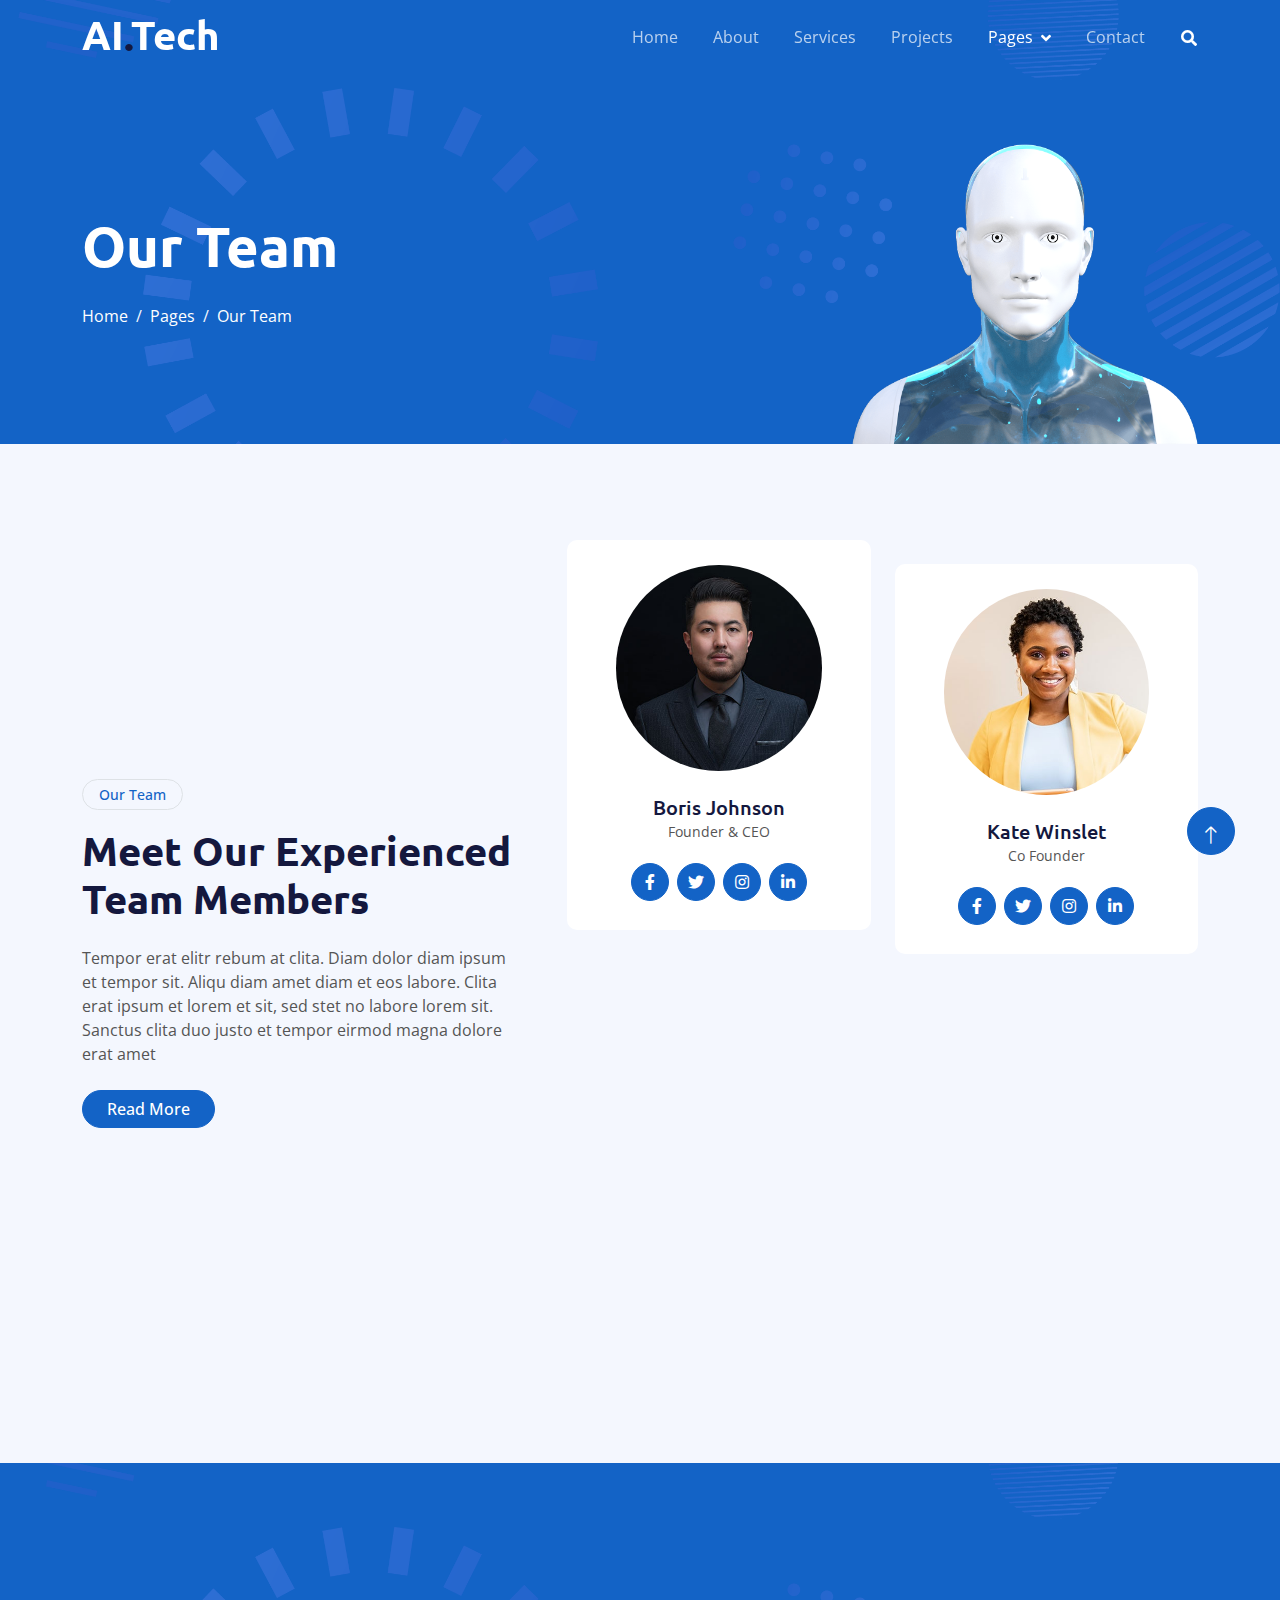
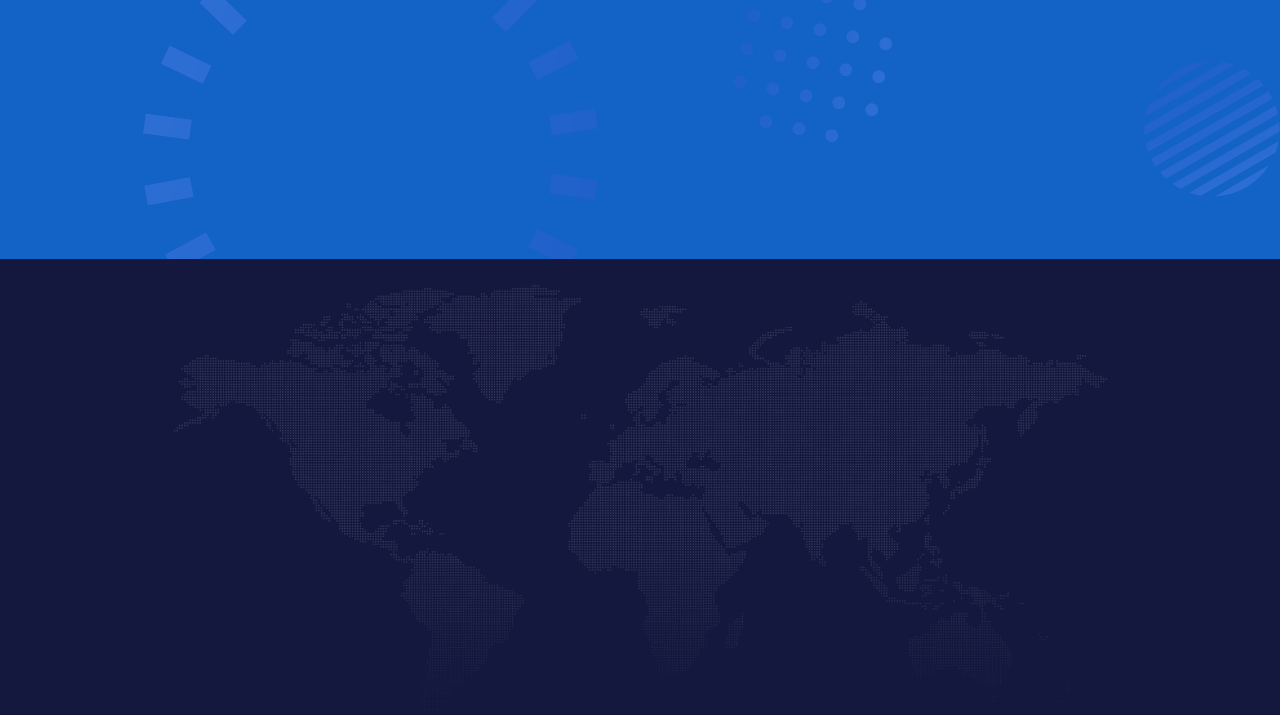
<file: team.html>
<!DOCTYPE html>
<html lang="en">

<head>
    <meta charset="utf-8">
    <title>AI.Tech - Artificial Intelligence HTML Template</title>
    <meta content="width=device-width, initial-scale=1.0" name="viewport">
    <meta content="" name="keywords">
    <meta content="" name="description">

    <!-- Favicon -->
    <link href="img/favicon.ico" rel="icon">

    <!-- Google Web Fonts -->
    <link rel="preconnect" href="https://fonts.googleapis.com">
    <link rel="preconnect" href="https://fonts.gstatic.com" crossorigin>
    <link href="https://fonts.googleapis.com/css2?family=Open+Sans:wght@400;600&family=Ubuntu:wght@500;700&display=swap"
        rel="stylesheet">

    <!-- Icon Font Stylesheet -->
    <link href="https://cdnjs.cloudflare.com/ajax/libs/font-awesome/5.10.0/css/all.min.css" rel="stylesheet">
    <link href="https://cdn.jsdelivr.net/npm/bootstrap-icons@1.4.1/font/bootstrap-icons.css" rel="stylesheet">

    <!-- Libraries Stylesheet -->
    <link href="lib/animate/animate.min.css" rel="stylesheet">
    <link href="lib/owlcarousel/assets/owl.carousel.min.css" rel="stylesheet">

    <!-- Customized Bootstrap Stylesheet -->
    <link href="css/bootstrap.min.css" rel="stylesheet">

    <!-- Template Stylesheet -->
    <link href="css/style.css" rel="stylesheet">
</head>

<body>
    <!-- Spinner Start -->
    <div id="spinner"
        class="show bg-white position-fixed translate-middle w-100 vh-100 top-50 start-50 d-flex align-items-center justify-content-center">
        <div class="spinner-grow text-primary" style="width: 3rem; height: 3rem;" role="status">
            <span class="sr-only">Loading...</span>
        </div>
    </div>
    <!-- Spinner End -->


    <!-- Navbar Start -->
    <div class="container-fluid sticky-top">
        <div class="container">
            <nav class="navbar navbar-expand-lg navbar-dark p-0">
                <a href="index.html" class="navbar-brand">
                    <h1 class="text-white">AI<span class="text-dark">.</span>Tech</h1>
                </a>
                <button type="button" class="navbar-toggler ms-auto me-0" data-bs-toggle="collapse"
                    data-bs-target="#navbarCollapse">
                    <span class="navbar-toggler-icon"></span>
                </button>
                <div class="collapse navbar-collapse" id="navbarCollapse">
                    <div class="navbar-nav ms-auto">
                        <a href="index.html" class="nav-item nav-link">Home</a>
                        <a href="about.html" class="nav-item nav-link">About</a>
                        <a href="service.html" class="nav-item nav-link">Services</a>
                        <a href="project.html" class="nav-item nav-link">Projects</a>
                        <div class="nav-item dropdown">
                            <a href="#" class="nav-link dropdown-toggle active" data-bs-toggle="dropdown">Pages</a>
                            <div class="dropdown-menu bg-light mt-2">
                                <a href="feature.html" class="dropdown-item">Features</a>
                                <a href="team.html" class="dropdown-item active">Our Team</a>
                                <a href="faq.html" class="dropdown-item">FAQs</a>
                                <a href="testimonial.html" class="dropdown-item">Testimonial</a>
                                <a href="404.html" class="dropdown-item">404 Page</a>
                            </div>
                        </div>
                        <a href="contact.html" class="nav-item nav-link">Contact</a>
                    </div>
                    <butaton type="button" class="btn text-white p-0 d-none d-lg-block" data-bs-toggle="modal"
                        data-bs-target="#searchModal"><i class="fa fa-search"></i></butaton>
                </div>
            </nav>
        </div>
    </div>
    <!-- Navbar End -->


    <!-- Hero Start -->
    <div class="container-fluid pt-5 bg-primary hero-header">
        <div class="container pt-5">
            <div class="row g-5 pt-5">
                <div class="col-lg-6 align-self-center text-center text-lg-start mb-lg-5">
                    <h1 class="display-4 text-white mb-4 animated slideInRight">Our Team</h1>
                    <nav aria-label="breadcrumb">
                        <ol class="breadcrumb justify-content-center justify-content-lg-start mb-0">
                            <li class="breadcrumb-item"><a class="text-white" href="#">Home</a></li>
                            <li class="breadcrumb-item"><a class="text-white" href="#">Pages</a></li>
                            <li class="breadcrumb-item text-white active" aria-current="page">Our Team</li>
                        </ol>
                    </nav>
                </div>
                <div class="col-lg-6 align-self-end text-center text-lg-end">
                    <img class="img-fluid" src="img/hero-img.png" alt="" style="max-height: 300px;">
                </div>
            </div>
        </div>
    </div>
    <!-- Hero End -->


    <!-- Full Screen Search Start -->
    <div class="modal fade" id="searchModal" tabindex="-1">
        <div class="modal-dialog modal-fullscreen">
            <div class="modal-content" style="background: rgba(20, 24, 62, 0.7);">
                <div class="modal-header border-0">
                    <button type="button" class="btn btn-square bg-white btn-close" data-bs-dismiss="modal"
                        aria-label="Close"></button>
                </div>
                <div class="modal-body d-flex align-items-center justify-content-center">
                    <div class="input-group" style="max-width: 600px;">
                        <input type="text" class="form-control bg-transparent border-light p-3"
                            placeholder="Type search keyword">
                        <button class="btn btn-light px-4"><i class="bi bi-search"></i></button>
                    </div>
                </div>
            </div>
        </div>
    </div>
    <!-- Full Screen Search End -->


    <!-- Team Start -->
    <div class="container-fluid bg-light py-5">
        <div class="container py-5">
            <div class="row g-5 align-items-center">
                <div class="col-lg-5 wow fadeIn" data-wow-delay="0.1s">
                    <div class="btn btn-sm border rounded-pill text-primary px-3 mb-3">Our Team</div>
                    <h1 class="mb-4">Meet Our Experienced Team Members</h1>
                    <p class="mb-4">Tempor erat elitr rebum at clita. Diam dolor diam ipsum et tempor sit. Aliqu diam
                        amet diam et eos labore. Clita erat ipsum et lorem et sit, sed stet no labore lorem sit. Sanctus
                        clita duo justo et tempor eirmod magna dolore erat amet</p>
                    <a class="btn btn-primary rounded-pill px-4" href="">Read More</a>
                </div>
                <div class="col-lg-7">
                    <div class="row g-4">
                        <div class="col-md-6">
                            <div class="row g-4">
                                <div class="col-12 wow fadeIn" data-wow-delay="0.1s">
                                    <div class="team-item bg-white text-center rounded p-4 pt-0">
                                        <img class="img-fluid rounded-circle p-4" src="img/team-1.jpg" alt="">
                                        <h5 class="mb-0">Boris Johnson</h5>
                                        <small>Founder & CEO</small>
                                        <div class="d-flex justify-content-center mt-3">
                                            <a class="btn btn-square btn-primary m-1" href=""><i
                                                    class="fab fa-facebook-f"></i></a>
                                            <a class="btn btn-square btn-primary m-1" href=""><i
                                                    class="fab fa-twitter"></i></a>
                                            <a class="btn btn-square btn-primary m-1" href=""><i
                                                    class="fab fa-instagram"></i></a>
                                            <a class="btn btn-square btn-primary m-1" href=""><i
                                                    class="fab fa-linkedin-in"></i></a>
                                        </div>
                                    </div>
                                </div>
                                <div class="col-12 wow fadeIn" data-wow-delay="0.5s">
                                    <div class="team-item bg-white text-center rounded p-4 pt-0">
                                        <img class="img-fluid rounded-circle p-4" src="img/team-2.jpg" alt="">
                                        <h5 class="mb-0">Adam Crew</h5>
                                        <small>Executive Manager</small>
                                        <div class="d-flex justify-content-center mt-3">
                                            <a class="btn btn-square btn-primary m-1" href=""><i
                                                    class="fab fa-facebook-f"></i></a>
                                            <a class="btn btn-square btn-primary m-1" href=""><i
                                                    class="fab fa-twitter"></i></a>
                                            <a class="btn btn-square btn-primary m-1" href=""><i
                                                    class="fab fa-instagram"></i></a>
                                            <a class="btn btn-square btn-primary m-1" href=""><i
                                                    class="fab fa-linkedin-in"></i></a>
                                        </div>
                                    </div>
                                </div>
                            </div>
                        </div>
                        <div class="col-md-6 pt-md-4">
                            <div class="row g-4">
                                <div class="col-12 wow fadeIn" data-wow-delay="0.3s">
                                    <div class="team-item bg-white text-center rounded p-4 pt-0">
                                        <img class="img-fluid rounded-circle p-4" src="img/team-3.jpg" alt="">
                                        <h5 class="mb-0">Kate Winslet</h5>
                                        <small>Co Founder</small>
                                        <div class="d-flex justify-content-center mt-3">
                                            <a class="btn btn-square btn-primary m-1" href=""><i
                                                    class="fab fa-facebook-f"></i></a>
                                            <a class="btn btn-square btn-primary m-1" href=""><i
                                                    class="fab fa-twitter"></i></a>
                                            <a class="btn btn-square btn-primary m-1" href=""><i
                                                    class="fab fa-instagram"></i></a>
                                            <a class="btn btn-square btn-primary m-1" href=""><i
                                                    class="fab fa-linkedin-in"></i></a>
                                        </div>
                                    </div>
                                </div>
                                <div class="col-12 wow fadeIn" data-wow-delay="0.7s">
                                    <div class="team-item bg-white text-center rounded p-4 pt-0">
                                        <img class="img-fluid rounded-circle p-4" src="img/team-4.jpg" alt="">
                                        <h5 class="mb-0">Cody Gardner</h5>
                                        <small>Project Manager</small>
                                        <div class="d-flex justify-content-center mt-3">
                                            <a class="btn btn-square btn-primary m-1" href=""><i
                                                    class="fab fa-facebook-f"></i></a>
                                            <a class="btn btn-square btn-primary m-1" href=""><i
                                                    class="fab fa-twitter"></i></a>
                                            <a class="btn btn-square btn-primary m-1" href=""><i
                                                    class="fab fa-instagram"></i></a>
                                            <a class="btn btn-square btn-primary m-1" href=""><i
                                                    class="fab fa-linkedin-in"></i></a>
                                        </div>
                                    </div>
                                </div>
                            </div>
                        </div>
                    </div>
                </div>
            </div>
        </div>
    </div>
    <!-- Team End -->


    <!-- Newsletter Start -->
    <div class="container-fluid bg-primary newsletter py-5">
        <div class="container">
            <div class="row g-5 align-items-center">
                <div class="col-md-5 ps-lg-0 pt-5 pt-md-0 text-start wow fadeIn" data-wow-delay="0.3s">
                    <img class="img-fluid" src="img/newsletter.png" alt="">
                </div>
                <div class="col-md-7 py-5 newsletter-text wow fadeIn" data-wow-delay="0.5s">
                    <div class="btn btn-sm border rounded-pill text-white px-3 mb-3">Newsletter</div>
                    <h1 class="text-white mb-4">Let's subscribe the newsletter</h1>
                    <div class="position-relative w-100 mt-3 mb-2">
                        <input class="form-control border-0 rounded-pill w-100 ps-4 pe-5" type="text"
                            placeholder="Enter Your Email" style="height: 48px;">
                        <button type="button" class="btn shadow-none position-absolute top-0 end-0 mt-1 me-2"><i
                                class="fa fa-paper-plane text-primary fs-4"></i></button>
                    </div>
                    <small class="text-white-50">Diam sed sed dolor stet amet eirmod</small>
                </div>
            </div>
        </div>
    </div>
    <!-- Newsletter End -->


    <!-- Footer Start -->
    <div class="container-fluid bg-dark text-white-50 footer pt-5">
        <div class="container py-5">
            <div class="row g-5">
                <div class="col-md-6 col-lg-3 wow fadeIn" data-wow-delay="0.1s">
                    <a href="index.html" class="d-inline-block mb-3">
                        <h1 class="text-white">AI<span class="text-primary">.</span>Tech</h1>
                    </a>
                    <p class="mb-0">Tempor erat elitr rebum at clita. Diam dolor diam ipsum et tempor sit. Aliqu diam
                        amet diam et eos labore. Clita erat ipsum et lorem et sit, sed stet no labore lorem sit. Sanctus
                        clita duo justo et tempor</p>
                </div>
                <div class="col-md-6 col-lg-3 wow fadeIn" data-wow-delay="0.3s">
                    <h5 class="text-white mb-4">Get In Touch</h5>
                    <p><i class="fa fa-map-marker-alt me-3"></i>123 Street, New York, USA</p>
                    <p><i class="fa fa-phone-alt me-3"></i>+012 345 67890</p>
                    <p><i class="fa fa-envelope me-3"></i>info@example.com</p>
                    <div class="d-flex pt-2">
                        <a class="btn btn-outline-light btn-social" href=""><i class="fab fa-twitter"></i></a>
                        <a class="btn btn-outline-light btn-social" href=""><i class="fab fa-facebook-f"></i></a>
                        <a class="btn btn-outline-light btn-social" href=""><i class="fab fa-youtube"></i></a>
                        <a class="btn btn-outline-light btn-social" href=""><i class="fab fa-instagram"></i></a>
                        <a class="btn btn-outline-light btn-social" href=""><i class="fab fa-linkedin-in"></i></a>
                    </div>
                </div>
                <div class="col-md-6 col-lg-3 wow fadeIn" data-wow-delay="0.5s">
                    <h5 class="text-white mb-4">Popular Link</h5>
                    <a class="btn btn-link" href="">About Us</a>
                    <a class="btn btn-link" href="">Contact Us</a>
                    <a class="btn btn-link" href="">Privacy Policy</a>
                    <a class="btn btn-link" href="">Terms & Condition</a>
                    <a class="btn btn-link" href="">Career</a>
                </div>
                <div class="col-md-6 col-lg-3 wow fadeIn" data-wow-delay="0.7s">
                    <h5 class="text-white mb-4">Our Services</h5>
                    <a class="btn btn-link" href="">Robotic Automation</a>
                    <a class="btn btn-link" href="">Machine learning</a>
                    <a class="btn btn-link" href="">Predictive Analysis</a>
                    <a class="btn btn-link" href="">Data Science</a>
                    <a class="btn btn-link" href="">Robot Technology</a>
                </div>
            </div>
        </div>
        <div class="container wow fadeIn" data-wow-delay="0.1s">
            <div class="copyright">
                <div class="row">
                    <div class="col-md-6 text-center text-md-start mb-3 mb-md-0">
                        &copy; <a class="border-bottom" href="#">Your Site Name</a>, All Right Reserved.

                        <!--/*** This template is free as long as you keep the footer author’s credit link/attribution link/backlink. If you'd like to use the template without the footer author’s credit link/attribution link/backlink, you can purchase the Credit Removal License from "https://htmlcodex.com/credit-removal". Thank you for your support. ***/-->
                        Designed By <a class="border-bottom" href="https://htmlcodex.com">HTML Codex</a>
                    </div>
                    <div class="col-md-6 text-center text-md-end">
                        <div class="footer-menu">
                            <a href="">Home</a>
                            <a href="">Cookies</a>
                            <a href="">Help</a>
                            <a href="">FAQs</a>
                        </div>
                    </div>
                </div>
            </div>
        </div>
    </div>
    <!-- Footer End -->


    <!-- Back to Top -->
    <a href="#" class="btn btn-lg btn-primary btn-lg-square back-to-top pt-2"><i class="bi bi-arrow-up"></i></a>


    <!-- JavaScript Libraries -->
    <script src="https://ajax.googleapis.com/ajax/libs/jquery/3.6.1/jquery.min.js"></script>
    <script src="https://cdn.jsdelivr.net/npm/bootstrap@5.0.0/dist/js/bootstrap.bundle.min.js"></script>
    <script src="lib/wow/wow.min.js"></script>
    <script src="lib/easing/easing.min.js"></script>
    <script src="lib/waypoints/waypoints.min.js"></script>
    <script src="lib/counterup/counterup.min.js"></script>
    <script src="lib/owlcarousel/owl.carousel.min.js"></script>

    <!-- Template Javascript -->
    <script src="js/main.js"></script>
</body>

</html>
</file>
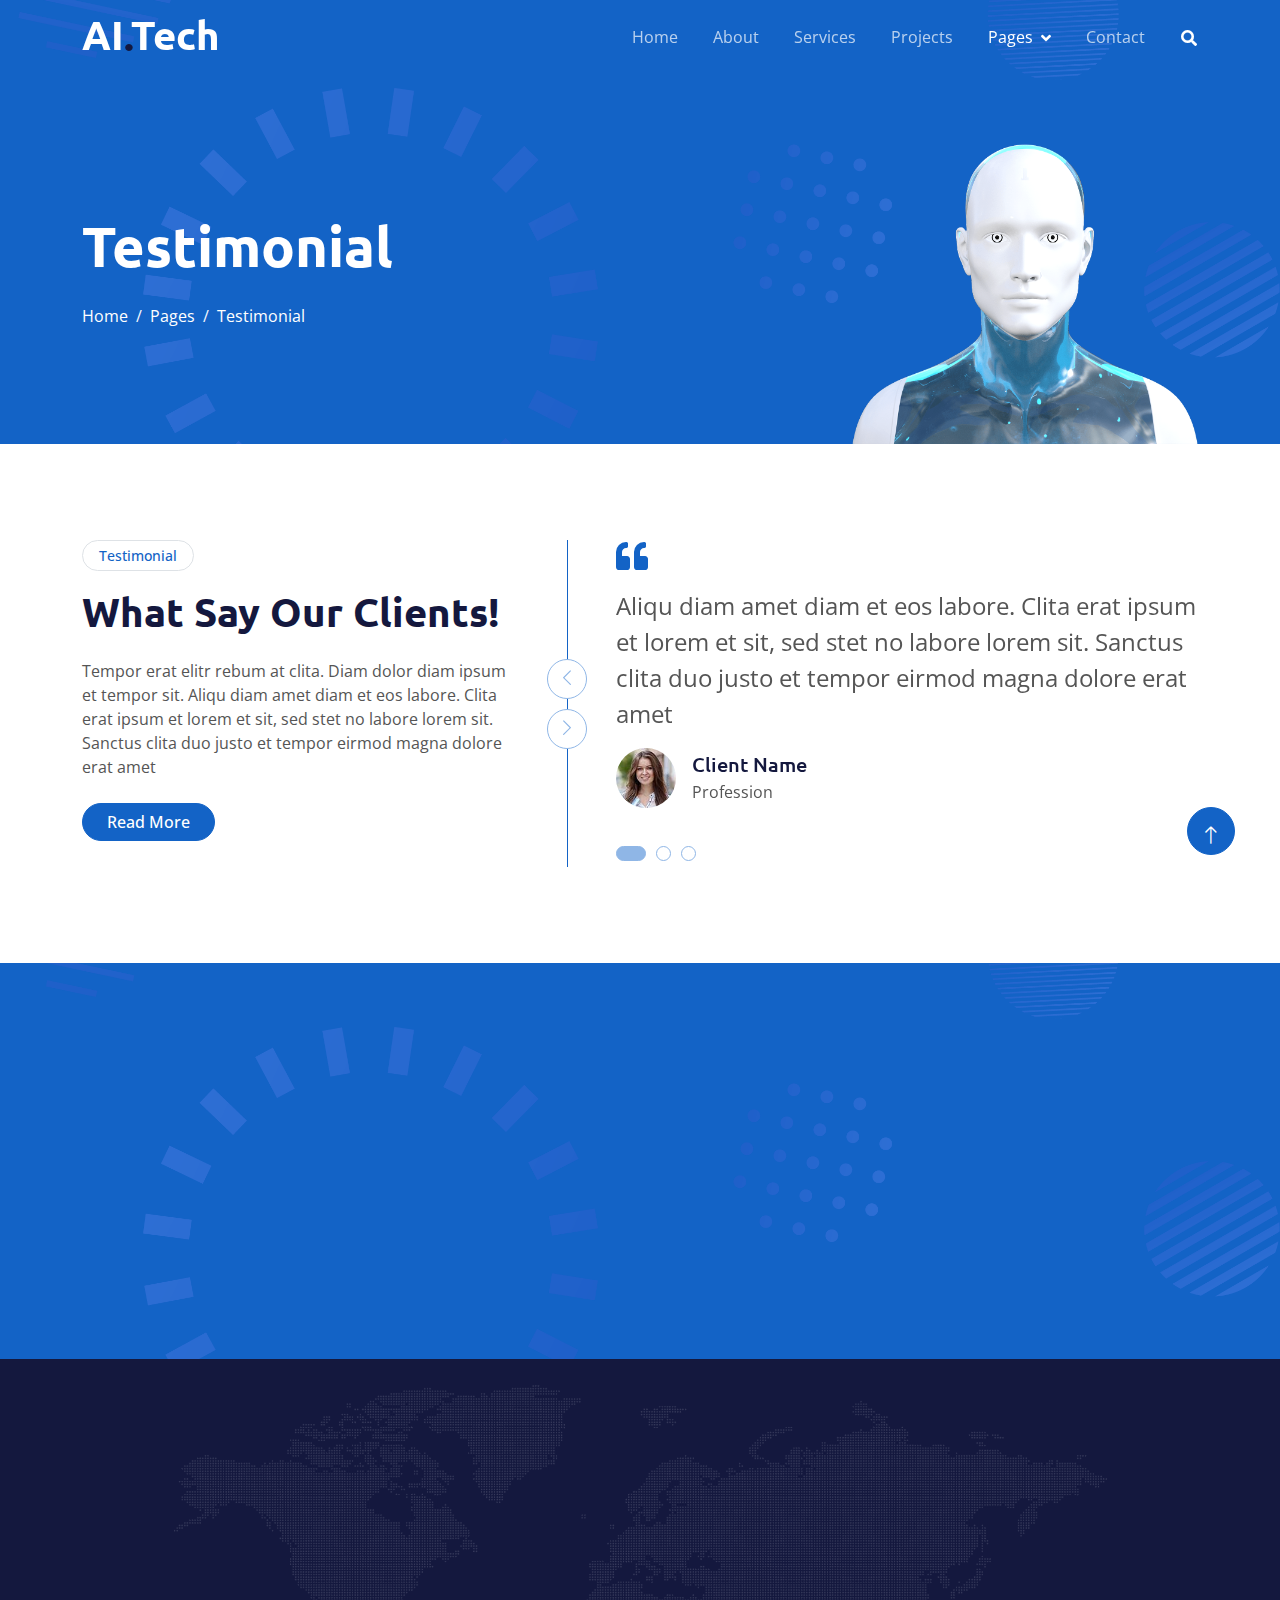
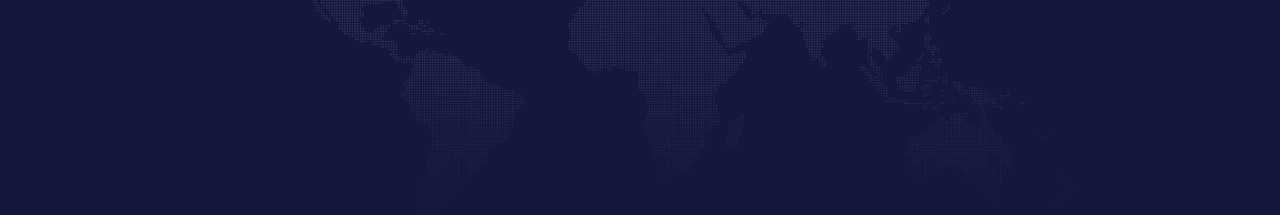
<file: testimonial.html>
<!DOCTYPE html>
<html lang="en">

<head>
    <meta charset="utf-8">
    <title>AI.Tech - Artificial Intelligence HTML Template</title>
    <meta content="width=device-width, initial-scale=1.0" name="viewport">
    <meta content="" name="keywords">
    <meta content="" name="description">

    <!-- Favicon -->
    <link href="img/favicon.ico" rel="icon">

    <!-- Google Web Fonts -->
    <link rel="preconnect" href="https://fonts.googleapis.com">
    <link rel="preconnect" href="https://fonts.gstatic.com" crossorigin>
    <link href="https://fonts.googleapis.com/css2?family=Open+Sans:wght@400;600&family=Ubuntu:wght@500;700&display=swap"
        rel="stylesheet">

    <!-- Icon Font Stylesheet -->
    <link href="https://cdnjs.cloudflare.com/ajax/libs/font-awesome/5.10.0/css/all.min.css" rel="stylesheet">
    <link href="https://cdn.jsdelivr.net/npm/bootstrap-icons@1.4.1/font/bootstrap-icons.css" rel="stylesheet">

    <!-- Libraries Stylesheet -->
    <link href="lib/animate/animate.min.css" rel="stylesheet">
    <link href="lib/owlcarousel/assets/owl.carousel.min.css" rel="stylesheet">

    <!-- Customized Bootstrap Stylesheet -->
    <link href="css/bootstrap.min.css" rel="stylesheet">

    <!-- Template Stylesheet -->
    <link href="css/style.css" rel="stylesheet">
</head>

<body>
    <!-- Spinner Start -->
    <div id="spinner"
        class="show bg-white position-fixed translate-middle w-100 vh-100 top-50 start-50 d-flex align-items-center justify-content-center">
        <div class="spinner-grow text-primary" style="width: 3rem; height: 3rem;" role="status">
            <span class="sr-only">Loading...</span>
        </div>
    </div>
    <!-- Spinner End -->


    <!-- Navbar Start -->
    <div class="container-fluid sticky-top">
        <div class="container">
            <nav class="navbar navbar-expand-lg navbar-dark p-0">
                <a href="index.html" class="navbar-brand">
                    <h1 class="text-white">AI<span class="text-dark">.</span>Tech</h1>
                </a>
                <button type="button" class="navbar-toggler ms-auto me-0" data-bs-toggle="collapse"
                    data-bs-target="#navbarCollapse">
                    <span class="navbar-toggler-icon"></span>
                </button>
                <div class="collapse navbar-collapse" id="navbarCollapse">
                    <div class="navbar-nav ms-auto">
                        <a href="index.html" class="nav-item nav-link">Home</a>
                        <a href="about.html" class="nav-item nav-link">About</a>
                        <a href="service.html" class="nav-item nav-link">Services</a>
                        <a href="project.html" class="nav-item nav-link">Projects</a>
                        <div class="nav-item dropdown">
                            <a href="#" class="nav-link dropdown-toggle active" data-bs-toggle="dropdown">Pages</a>
                            <div class="dropdown-menu bg-light mt-2">
                                <a href="feature.html" class="dropdown-item">Features</a>
                                <a href="team.html" class="dropdown-item">Our Team</a>
                                <a href="faq.html" class="dropdown-item">FAQs</a>
                                <a href="testimonial.html" class="dropdown-item active">Testimonial</a>
                                <a href="404.html" class="dropdown-item">404 Page</a>
                            </div>
                        </div>
                        <a href="contact.html" class="nav-item nav-link">Contact</a>
                    </div>
                    <butaton type="button" class="btn text-white p-0 d-none d-lg-block" data-bs-toggle="modal"
                        data-bs-target="#searchModal"><i class="fa fa-search"></i></butaton>
                </div>
            </nav>
        </div>
    </div>
    <!-- Navbar End -->


    <!-- Hero Start -->
    <div class="container-fluid pt-5 bg-primary hero-header">
        <div class="container pt-5">
            <div class="row g-5 pt-5">
                <div class="col-lg-6 align-self-center text-center text-lg-start mb-lg-5">
                    <h1 class="display-4 text-white mb-4 animated slideInRight">Testimonial</h1>
                    <nav aria-label="breadcrumb">
                        <ol class="breadcrumb justify-content-center justify-content-lg-start mb-0">
                            <li class="breadcrumb-item"><a class="text-white" href="#">Home</a></li>
                            <li class="breadcrumb-item"><a class="text-white" href="#">Pages</a></li>
                            <li class="breadcrumb-item text-white active" aria-current="page">Testimonial</li>
                        </ol>
                    </nav>
                </div>
                <div class="col-lg-6 align-self-end text-center text-lg-end">
                    <img class="img-fluid" src="img/hero-img.png" alt="" style="max-height: 300px;">
                </div>
            </div>
        </div>
    </div>
    <!-- Hero End -->


    <!-- Full Screen Search Start -->
    <div class="modal fade" id="searchModal" tabindex="-1">
        <div class="modal-dialog modal-fullscreen">
            <div class="modal-content" style="background: rgba(20, 24, 62, 0.7);">
                <div class="modal-header border-0">
                    <button type="button" class="btn btn-square bg-white btn-close" data-bs-dismiss="modal"
                        aria-label="Close"></button>
                </div>
                <div class="modal-body d-flex align-items-center justify-content-center">
                    <div class="input-group" style="max-width: 600px;">
                        <input type="text" class="form-control bg-transparent border-light p-3"
                            placeholder="Type search keyword">
                        <button class="btn btn-light px-4"><i class="bi bi-search"></i></button>
                    </div>
                </div>
            </div>
        </div>
    </div>
    <!-- Full Screen Search End -->


    <!-- Testimonial Start -->
    <div class="container-xxl py-5">
        <div class="container py-5">
            <div class="row g-5">
                <div class="col-lg-5 wow fadeIn" data-wow-delay="0.1s">
                    <div class="btn btn-sm border rounded-pill text-primary px-3 mb-3">Testimonial</div>
                    <h1 class="mb-4">What Say Our Clients!</h1>
                    <p class="mb-4">Tempor erat elitr rebum at clita. Diam dolor diam ipsum et tempor sit. Aliqu diam
                        amet diam et eos labore. Clita erat ipsum et lorem et sit, sed stet no labore lorem sit. Sanctus
                        clita duo justo et tempor eirmod magna dolore erat amet</p>
                    <a class="btn btn-primary rounded-pill px-4" href="">Read More</a>
                </div>
                <div class="col-lg-7 wow fadeIn" data-wow-delay="0.5s">
                    <div class="owl-carousel testimonial-carousel border-start border-primary">
                        <div class="testimonial-item ps-5">
                            <i class="fa fa-quote-left fa-2x text-primary mb-3"></i>
                            <p class="fs-4">Aliqu diam amet diam et eos labore. Clita erat ipsum et lorem et sit, sed stet no labore lorem sit. Sanctus clita duo justo et tempor eirmod magna dolore erat amet</p>
                            <div class="d-flex align-items-center">
                                <img class="img-fluid flex-shrink-0 rounded-circle" src="img/testimonial-1.jpg"
                                    style="width: 60px; height: 60px;">
                                <div class="ps-3">
                                    <h5 class="mb-1">Client Name</h5>
                                    <span>Profession</span>
                                </div>
                            </div>
                        </div>
                        <div class="testimonial-item ps-5">
                            <i class="fa fa-quote-left fa-2x text-primary mb-3"></i>
                            <p class="fs-4">Aliqu diam amet diam et eos labore. Clita erat ipsum et lorem et sit, sed stet no labore lorem sit. Sanctus clita duo justo et tempor eirmod magna dolore erat amet</p>
                            <div class="d-flex align-items-center">
                                <img class="img-fluid flex-shrink-0 rounded-circle" src="img/testimonial-2.jpg"
                                    style="width: 60px; height: 60px;">
                                <div class="ps-3">
                                    <h5 class="mb-1">Client Name</h5>
                                    <span>Profession</span>
                                </div>
                            </div>
                        </div>
                        <div class="testimonial-item ps-5">
                            <i class="fa fa-quote-left fa-2x text-primary mb-3"></i>
                            <p class="fs-4">Aliqu diam amet diam et eos labore. Clita erat ipsum et lorem et sit, sed stet no labore lorem sit. Sanctus clita duo justo et tempor eirmod magna dolore erat amet</p>
                            <div class="d-flex align-items-center">
                                <img class="img-fluid flex-shrink-0 rounded-circle" src="img/testimonial-3.jpg"
                                    style="width: 60px; height: 60px;">
                                <div class="ps-3">
                                    <h5 class="mb-1">Client Name</h5>
                                    <span>Profession</span>
                                </div>
                            </div>
                        </div>
                    </div>
                </div>
            </div>
        </div>
    </div>
    <!-- Testimonial End -->


    <!-- Newsletter Start -->
    <div class="container-fluid bg-primary newsletter py-5">
        <div class="container">
            <div class="row g-5 align-items-center">
                <div class="col-md-5 ps-lg-0 pt-5 pt-md-0 text-start wow fadeIn" data-wow-delay="0.3s">
                    <img class="img-fluid" src="img/newsletter.png" alt="">
                </div>
                <div class="col-md-7 py-5 newsletter-text wow fadeIn" data-wow-delay="0.5s">
                    <div class="btn btn-sm border rounded-pill text-white px-3 mb-3">Newsletter</div>
                    <h1 class="text-white mb-4">Let's subscribe the newsletter</h1>
                    <div class="position-relative w-100 mt-3 mb-2">
                        <input class="form-control border-0 rounded-pill w-100 ps-4 pe-5" type="text"
                            placeholder="Enter Your Email" style="height: 48px;">
                        <button type="button" class="btn shadow-none position-absolute top-0 end-0 mt-1 me-2"><i
                                class="fa fa-paper-plane text-primary fs-4"></i></button>
                    </div>
                    <small class="text-white-50">Diam sed sed dolor stet amet eirmod</small>
                </div>
            </div>
        </div>
    </div>
    <!-- Newsletter End -->


    <!-- Footer Start -->
    <div class="container-fluid bg-dark text-white-50 footer pt-5">
        <div class="container py-5">
            <div class="row g-5">
                <div class="col-md-6 col-lg-3 wow fadeIn" data-wow-delay="0.1s">
                    <a href="index.html" class="d-inline-block mb-3">
                        <h1 class="text-white">AI<span class="text-primary">.</span>Tech</h1>
                    </a>
                    <p class="mb-0">Tempor erat elitr rebum at clita. Diam dolor diam ipsum et tempor sit. Aliqu diam
                        amet diam et eos labore. Clita erat ipsum et lorem et sit, sed stet no labore lorem sit. Sanctus
                        clita duo justo et tempor</p>
                </div>
                <div class="col-md-6 col-lg-3 wow fadeIn" data-wow-delay="0.3s">
                    <h5 class="text-white mb-4">Get In Touch</h5>
                    <p><i class="fa fa-map-marker-alt me-3"></i>123 Street, New York, USA</p>
                    <p><i class="fa fa-phone-alt me-3"></i>+012 345 67890</p>
                    <p><i class="fa fa-envelope me-3"></i>info@example.com</p>
                    <div class="d-flex pt-2">
                        <a class="btn btn-outline-light btn-social" href=""><i class="fab fa-twitter"></i></a>
                        <a class="btn btn-outline-light btn-social" href=""><i class="fab fa-facebook-f"></i></a>
                        <a class="btn btn-outline-light btn-social" href=""><i class="fab fa-youtube"></i></a>
                        <a class="btn btn-outline-light btn-social" href=""><i class="fab fa-instagram"></i></a>
                        <a class="btn btn-outline-light btn-social" href=""><i class="fab fa-linkedin-in"></i></a>
                    </div>
                </div>
                <div class="col-md-6 col-lg-3 wow fadeIn" data-wow-delay="0.5s">
                    <h5 class="text-white mb-4">Popular Link</h5>
                    <a class="btn btn-link" href="">About Us</a>
                    <a class="btn btn-link" href="">Contact Us</a>
                    <a class="btn btn-link" href="">Privacy Policy</a>
                    <a class="btn btn-link" href="">Terms & Condition</a>
                    <a class="btn btn-link" href="">Career</a>
                </div>
                <div class="col-md-6 col-lg-3 wow fadeIn" data-wow-delay="0.7s">
                    <h5 class="text-white mb-4">Our Services</h5>
                    <a class="btn btn-link" href="">Robotic Automation</a>
                    <a class="btn btn-link" href="">Machine learning</a>
                    <a class="btn btn-link" href="">Predictive Analysis</a>
                    <a class="btn btn-link" href="">Data Science</a>
                    <a class="btn btn-link" href="">Robot Technology</a>
                </div>
            </div>
        </div>
        <div class="container wow fadeIn" data-wow-delay="0.1s">
            <div class="copyright">
                <div class="row">
                    <div class="col-md-6 text-center text-md-start mb-3 mb-md-0">
                        &copy; <a class="border-bottom" href="#">Your Site Name</a>, All Right Reserved.

                        <!--/*** This template is free as long as you keep the footer author’s credit link/attribution link/backlink. If you'd like to use the template without the footer author’s credit link/attribution link/backlink, you can purchase the Credit Removal License from "https://htmlcodex.com/credit-removal". Thank you for your support. ***/-->
                        Designed By <a class="border-bottom" href="https://htmlcodex.com">HTML Codex</a>
                    </div>
                    <div class="col-md-6 text-center text-md-end">
                        <div class="footer-menu">
                            <a href="">Home</a>
                            <a href="">Cookies</a>
                            <a href="">Help</a>
                            <a href="">FAQs</a>
                        </div>
                    </div>
                </div>
            </div>
        </div>
    </div>
    <!-- Footer End -->


    <!-- Back to Top -->
    <a href="#" class="btn btn-lg btn-primary btn-lg-square back-to-top pt-2"><i class="bi bi-arrow-up"></i></a>


    <!-- JavaScript Libraries -->
    <script src="https://ajax.googleapis.com/ajax/libs/jquery/3.6.1/jquery.min.js"></script>
    <script src="https://cdn.jsdelivr.net/npm/bootstrap@5.0.0/dist/js/bootstrap.bundle.min.js"></script>
    <script src="lib/wow/wow.min.js"></script>
    <script src="lib/easing/easing.min.js"></script>
    <script src="lib/waypoints/waypoints.min.js"></script>
    <script src="lib/counterup/counterup.min.js"></script>
    <script src="lib/owlcarousel/owl.carousel.min.js"></script>

    <!-- Template Javascript -->
    <script src="js/main.js"></script>
</body>

</html>
</file>
<file: css/style.css>
/********** Template CSS **********/
:root {
    --primary: #8fb6e6;
    --secondary: #6a9db0;
    --light: #F4F7FE;
    --dark: #14183E;
}


/*** Spinner ***/
#spinner {
    opacity: 0;
    visibility: hidden;
    transition: opacity .5s ease-out, visibility 0s linear .5s;
    z-index: 99999;
}

#spinner.show {
    transition: opacity .5s ease-out, visibility 0s linear 0s;
    visibility: visible;
    opacity: 1;
}

.back-to-top {
    position: fixed;
    display: none;
    right: 45px;
    bottom: 45px;
    z-index: 99;
}


/*** Heading ***/
h1,
h2,
h3,
.fw-bold {
    font-weight: 700 !important;
}

h4,
h5,
h6,
.fw-medium {
    font-weight: 500 !important;
}


/*** Button ***/
.btn {
    font-weight: 500;
    transition: .5s;
}

.btn-square {
    width: 38px;
    height: 38px;
}

.btn-sm-square {
    width: 32px;
    height: 32px;
}

.btn-lg-square {
    width: 48px;
    height: 48px;
}

.btn-square,
.btn-sm-square,
.btn-lg-square {
    padding: 0;
    display: flex;
    align-items: center;
    justify-content: center;
    font-weight: normal;
    border-radius: 50px;
}


/*** Navbar ***/
.sticky-top {
    top: -150px;
    transition: .5s;
}

.navbar {
    padding: 11px 0 !important;
    height: 75px;
}

.navbar .navbar-nav .nav-link {
    margin-right: 35px;
    padding: 0;
    color: rgba(255, 255, 255, .7);
    outline: none;
}

.navbar .navbar-nav .nav-link:hover,
.navbar .navbar-nav .nav-link.active {
    color: rgba(255, 255, 255, 1);
}

.navbar .dropdown-toggle::after {
    border: none;
    content: "\f107";
    font-family: "Font Awesome 5 Free";
    font-weight: 900;
    vertical-align: middle;
    margin-left: 8px;
}

@media (max-width: 991.98px) {
    .navbar .navbar-nav {
        padding: 0 15px;
        background: var(--primary);
    }

    .navbar .navbar-nav .nav-link  {
        margin-right: 0;
        padding: 10px 0;
    }
}

@media (min-width: 992px) {
    .navbar .nav-item .dropdown-menu {
        display: block;
        border: none;
        margin-top: 0;
        top: 150%;
        opacity: 0;
        visibility: hidden;
        transition: .5s;
    }

    .navbar .nav-item:hover .dropdown-menu {
        top: 100%;
        visibility: visible;
        transition: .5s;
        opacity: 1;
    }
}


/*** Hero Header ***/
.hero-header {
    margin-top: -75px;
    background: url(../img/bg-hero.png) center center no-repeat;
    background-size: cover;
}

.hero-header .breadcrumb-item+.breadcrumb-item::before {
    color: var(--light);
}


/*** Section Title ***/
.section-title::before {
    position: absolute;
    content: "";
    width: 45px;
    height: 4px;
    bottom: 0;
    left: 0;
    background: var(--dark);
}

.section-title::after {
    position: absolute;
    content: "";
    width: 4px;
    height: 4px;
    bottom: 0;
    left: 50px;
    background: var(--dark);
}

.section-title.text-center::before {
    left: 50%;
    margin-left: -25px;
}

.section-title.text-center::after {
    left: 50%;
    margin-left: 25px;
}

.section-title h6::before,
.section-title h6::after {
    position: absolute;
    content: "";
    width: 10px;
    height: 10px;
    top: 2px;
    left: 0;
    background: rgba(33, 66, 177, .5);
}

.section-title h6::after {
    top: 5px;
    left: 3px;
}


/*** About ***/
.about-img {
    position: relative;
    overflow: hidden;
}

.about-img::after {
    position: absolute;
    content: "";
    width: 100%;
    height: 100%;
    top: 0;
    left: 0;
    background: url(../img/bg-about-img.png) top left no-repeat;
    background-size: contain;
}


/*** Service ***/
.service-item {
    position: relative;
    padding: 45px 30px;
    background: #FFFFFF;
    transition: .5s;
}

.service-item:hover {
    background: var(--primary);
}

.service-item .service-icon {
    margin: 0 auto 20px auto;
    width: 90px;
    height: 90px;
    color: var(--primary);
    background: var(--light);
    transition: .5s;
}

.service-item:hover .service-icon {
    background: #FFFFFF;
}

.service-item h5,
.service-item p {
    transition: .5s;
}

.service-item:hover h5,
.service-item:hover p {
    color: #FFFFFF;
}

.service-item a.btn {
    position: relative;
    display: flex;
    color: var(--primary);
    transition: .5s;
    z-index: 1;
}

.service-item:hover a.btn {
    color: var(--primary);
}

.service-item a.btn::before {
    position: absolute;
    content: "";
    width: 35px;
    height: 35px;
    top: 0;
    left: 0;
    border-radius: 35px;
    background: var(--light);
    transition: .5s;
    z-index: -1;
}

.service-item:hover a.btn::before {
    width: 100%;
    background: var(--light);
}


/*** Feature ***/
.feature {
    background: url(../img/bg-hero.png) center center no-repeat;
    background-size: cover;
}


/*** Newsletter ***/
.newsletter {
    background: url(../img/bg-hero.png) center center no-repeat;
    background-size: cover;
}

@media (min-width: 992px) {
    .newsletter .container {
        max-width: 100% !important;
    }

    .newsletter .newsletter-text  {
        padding-right: calc(((100% - 960px) / 2) + .75rem);
    }
}

@media (min-width: 1200px) {
    .newsletter .newsletter-text  {
        padding-right: calc(((100% - 1140px) / 2) + .75rem);
    }
}

@media (min-width: 1400px) {
    .newsletter .newsletter-text  {
        padding-right: calc(((100% - 1320px) / 2) + .75rem);
    }
}


/*** Case Study ***/
.case-item img {
    transition: .5s;
}
  
.case-item:hover img {
    transform: scale(1.2);
}
  
.case-overlay {
    position: absolute;
    padding: 30px;
    width: 100%;
    height: 100%;
    top: 0;
    left: 0;
    display: flex;
    flex-direction: column;
    align-items: flex-start;
    justify-content: flex-end;
    background: linear-gradient(rgba(20, 24, 62, 0), var(--dark));
    z-index: 1;
}

.case-overlay small {
    display: inline-block;
    padding: 3px 15px;
    color: #FFFFFF;
    background: rgba(20, 24, 62, .7);
    border-radius: 25px;
    margin-bottom: 15px;
}

.case-overlay span.btn:hover {
    color: var(--primary);
    background: #FFFFFF;
    border-color: #FFFFFF;
}


/*** FAQs ***/
.accordion .accordion-item {
    border: none;
    margin-bottom: 15px;
}

.accordion .accordion-button {
    background: var(--light);
    border-radius: 2px;
}

.accordion .accordion-button:not(.collapsed) {
    color: #FFFFFF;
    background: var(--primary);
    box-shadow: none;
}

.accordion .accordion-button:not(.collapsed)::after {
    background-image: url("data:image/svg+xml,%3csvg xmlns='http://www.w3.org/2000/svg' viewBox='0 0 16 16' fill='%23fff'%3e%3cpath fill-rule='evenodd' d='M1.646 4.646a.5.5 0 0 1 .708 0L8 10.293l5.646-5.647a.5.5 0 0 1 .708.708l-6 6a.5.5 0 0 1-.708 0l-6-6a.5.5 0 0 1 0-.708z'/%3e%3c/svg%3e");
}

.accordion .accordion-body {
    padding: 15px 0 0 0;
}


/*** Testimonial ***/
.testimonial-carousel {
    position: relative;
}

.testimonial-carousel .owl-nav {
    position: absolute;
    width: 40px;
    height: 100%;
    top: calc(50% - 50px);
    left: -21px;
    display: flex;
    flex-direction: column;
    align-items: center;
}

.testimonial-carousel .owl-nav .owl-prev,
.testimonial-carousel .owl-nav .owl-next {
    margin: 5px 0;
    width: 40px;
    height: 40px;
    display: flex;
    align-items: center;
    justify-content: center;
    color: var(--primary);
    background: #FFFFFF;
    border: 1px solid var(--primary);
    border-radius: 40px;
    font-size: 18px;
    transition: .5s;
}

.testimonial-carousel .owl-nav .owl-prev:hover,
.testimonial-carousel .owl-nav .owl-next:hover {
    background: var(--primary);
    color: #FFFFFF;
}

.testimonial-carousel .owl-dots {
    margin-top: 35px;
    margin-left: 3rem;
}

.testimonial-carousel .owl-dot {
    position: relative;
    display: inline-block;
    margin-right: 10px;
    width: 15px;
    height: 15px;
    background: #FFFFFF;
    border: 1px solid var(--primary);
    border-radius: 15px;
    transition: .5s;
}

.testimonial-carousel .owl-dot.active {
    width: 30px;
    background: var(--primary);
}


/*** Team ***/
.team-item {
    transition: .5s;
    border: 1px solid transparent;
    transition: .5s;
}

.team-item:hover {

    border-color: var(--primary);
}


/*** Footer ***/
.footer {
    background: url(../img/footer.png) center center no-repeat;
    background-size: contain;
}

.footer .btn.btn-social {
    margin-right: 5px;
    width: 40px;
    height: 40px;
    display: flex;
    align-items: center;
    justify-content: center;
    color: rgba(255,255,255,.5);
    border: 1px solid rgba(256, 256, 256, .1);
    border-radius: 40px;
    transition: .3s;
}

.footer .btn.btn-social:hover {
    color: var(--primary);
}

.footer .btn.btn-link {
    display: block;
    margin-bottom: 10px;
    padding: 0;
    text-align: left;
    color: rgba(255,255,255,.5);
    font-weight: normal;
    transition: .3s;
}

.footer .btn.btn-link:hover {
    color: #FFFFFF;
}

.footer .btn.btn-link::before {
    position: relative;
    content: "\f105";
    font-family: "Font Awesome 5 Free";
    font-weight: 900;
    margin-right: 10px;
}

.footer .btn.btn-link:hover {
    letter-spacing: 1px;
    box-shadow: none;
}

.footer .copyright {
    padding: 25px 0;
    font-size: 14px;
    border-top: 1px solid rgba(256, 256, 256, .1);
}

.footer .copyright a {
    color: rgba(255,255,255,.5);
}

.footer .copyright a:hover {
    color: #FFFFFF;
}

.footer .footer-menu a {
    margin-right: 15px;
    padding-right: 15px;
    border-right: 1px solid rgba(255, 255, 255, .1);
}

.footer .footer-menu a:last-child {
    margin-right: 0;
    padding-right: 0;
    border-right: none;
}
</file>
